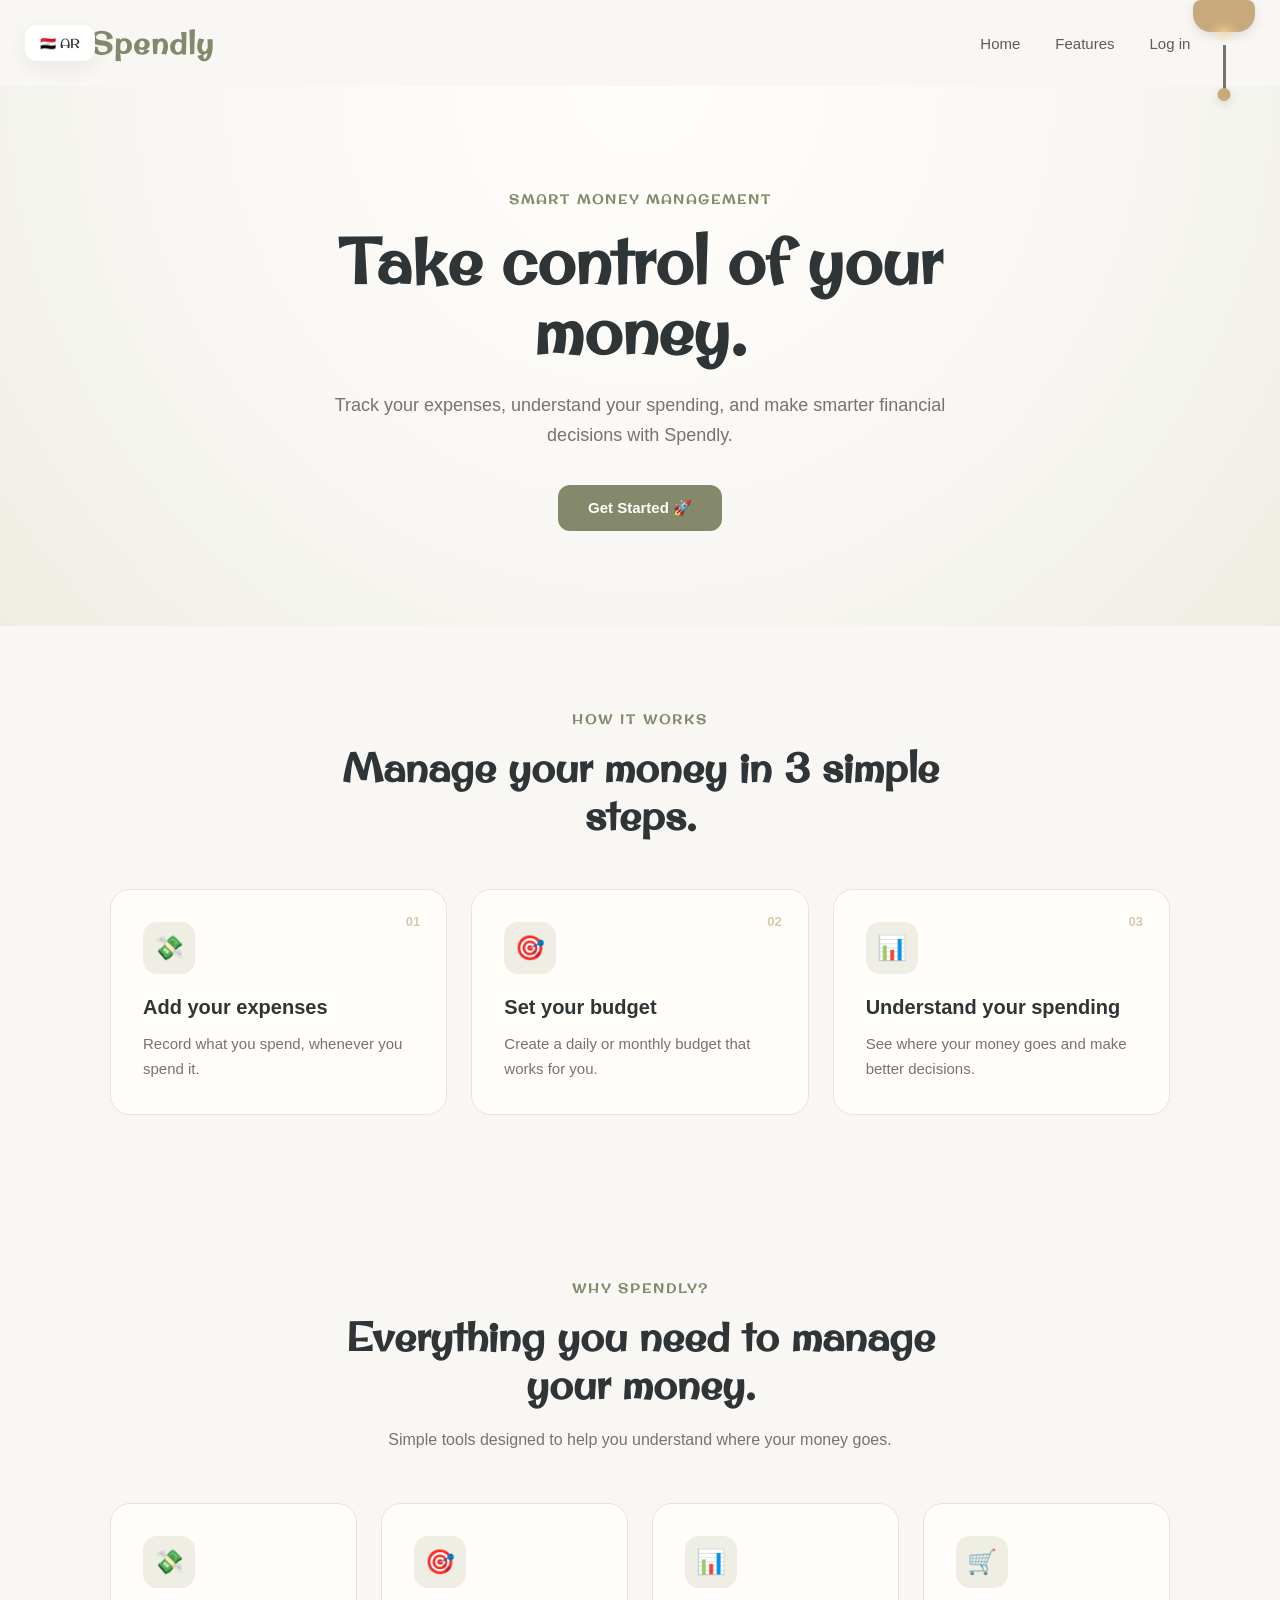
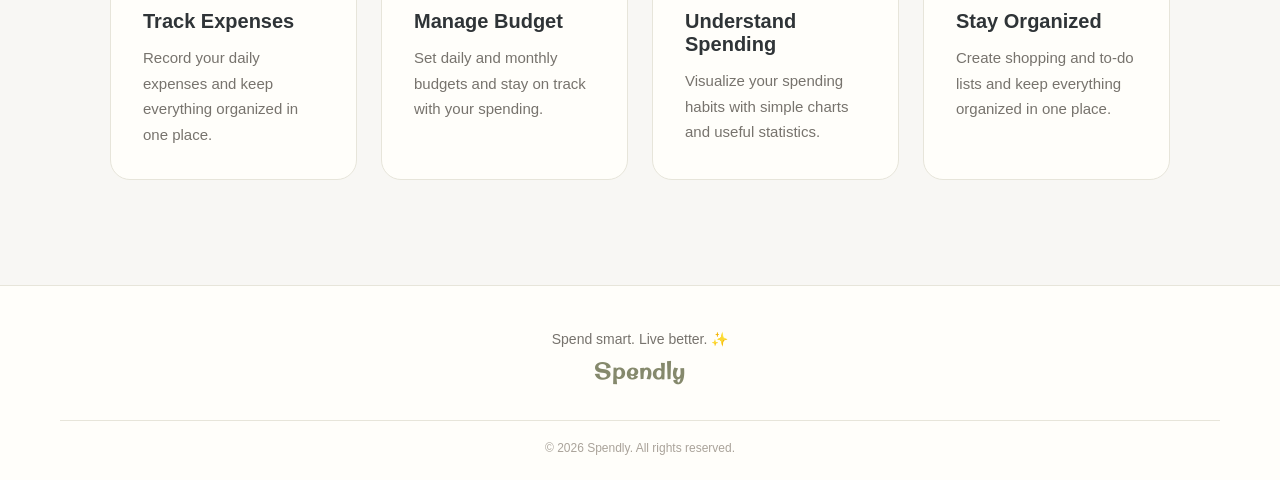
<file: index.html>
<!DOCTYPE html>
<html lang="en">

<head>

    <meta charset="UTF-8">
    <meta name="viewport" content="width=device-width, initial-scale=1.0">

    <title>Spendly</title>

    <link rel="icon" type="image/png" href="./assets/Spendly Wallet Logo.png">

    <link rel="preconnect" href="https://fonts.googleapis.com">
    <link rel="preconnect" href="https://fonts.gstatic.com" crossorigin>

    <link
        href="https://fonts.googleapis.com/css2?family=Original+Surfer&display=swap"
        rel="stylesheet"
    >

    <link rel="stylesheet" href="style.css">

</head>


<body>

    <!-- =========================
         Splash Screen
    ========================== -->

    <div class="splash-screen">

        <img
            src="./assets/Spendly Wallet Logo.png" alt="Spendly Logo">
        >

    </div>


    <!-- =========================
         Theme Lamp
    ========================== -->

    <div class="theme-lamp">

        <div class="lamp">

            <div class="lamp-shade"></div>

            <div class="lamp-light"></div>

        </div>


        <div class="lamp-cord" id="lamp-cord">

            <div class="cord-handle"></div>

        </div>

    </div>


    <!-- =========================
         Header
    ========================== -->

    <header>

        <div class="logo">
            Spendly
        </div>


        <nav>

            <a href="#" data-i18n="home">
                Home
            </a>

            <a href="#features" data-i18n="featuresNav">
                Features
            </a>

            <a href="pages/login.html" data-i18n="login">
                Login
            </a>

        </nav>

    </header>


    <!-- =========================
         Hero
    ========================== -->

    <section class="hero">

        <p
            class="hero-label"
            data-i18n="heroLabel"
        >
            SMART MONEY MANAGEMENT
        </p>


        <h1 data-i18n="heroTitle">
            Take control of your money.
        </h1>


        <p
            class="hero-text"
            data-i18n="heroText"
        >
            Track your expenses, understand your spending,
            and make smarter financial decisions with Spendly.
        </p>


        <button
            onclick="window.location.href='pages/login.html'"
            data-i18n="getStarted"
        >
            Get Started 🚀
        </button>

    </section>


    <!-- =========================
         How It Works
    ========================== -->

    <section class="how-it-works">

        <p
            class="section-label"
            data-i18n="howItWorksLabel"
        >
            HOW IT WORKS
        </p>


        <h2 data-i18n="howItWorksTitle">
            Manage your money in 3 simple steps.
        </h2>


        <div class="steps-container">


            <div class="step-card">

                <span class="step-number">
                    01
                </span>

                <div class="step-icon">
                    💸
                </div>

                <h3 data-i18n="stepOneTitle">
                    Add your expenses
                </h3>

                <p data-i18n="stepOneText">
                    Record what you spend, whenever you spend it.
                </p>

            </div>


            <div class="step-card">

                <span class="step-number">
                    02
                </span>

                <div class="step-icon">
                    🎯
                </div>

                <h3 data-i18n="stepTwoTitle">
                    Set your budget
                </h3>

                <p data-i18n="stepTwoText">
                    Create a daily or monthly budget that works for you.
                </p>

            </div>


            <div class="step-card">

                <span class="step-number">
                    03
                </span>

                <div class="step-icon">
                    📊
                </div>

                <h3 data-i18n="stepThreeTitle">
                    Understand your spending
                </h3>

                <p data-i18n="stepThreeText">
                    See where your money goes and make better decisions.
                </p>

            </div>


        </div>

    </section>


    <!-- =========================
         Features
    ========================== -->

    <section
        class="features"
        id="features"
    >

        <p
            class="features-label"
            data-i18n="whySpendly"
        >
            WHY SPENDLY?
        </p>


        <h2 data-i18n="featuresTitle">
            Everything you need to manage your money.
        </h2>


        <p
            class="features-description"
            data-i18n="featuresDescription"
        >
            Simple tools designed to help you understand
            where your money goes.
        </p>


        <div class="feature-cards">


            <div class="feature-card">

                <div class="feature-icon">
                    💸
                </div>

                <h3 data-i18n="trackExpenses">
                    Track Expenses
                </h3>

                <p data-i18n="trackExpensesText">
                    Record your daily expenses and keep
                    everything organized in one place.
                </p>

            </div>


            <div class="feature-card">

                <div class="feature-icon">
                    🎯
                </div>

                <h3 data-i18n="manageBudget">
                    Manage Budget
                </h3>

                <p data-i18n="manageBudgetText">
                    Set daily and monthly budgets and
                    stay on track with your spending.
                </p>

            </div>


            <div class="feature-card">

                <div class="feature-icon">
                    📊
                </div>

                <h3 data-i18n="understandSpending">
                    Understand Spending
                </h3>

                <p data-i18n="understandSpendingText">
                    Visualize your spending habits with
                    simple charts and useful statistics.
                </p>

            </div>


            <div class="feature-card">

                <div class="feature-icon">
                    🛒
                </div>

                <h3 data-i18n="stayOrganized">
                    Stay Organized
                </h3>

                <p data-i18n="stayOrganizedText">
                    Create shopping and to-do lists and
                    keep everything organized in one place.
                </p>

            </div>


        </div>

    </section>


    <!-- =========================
         Footer
    ========================== -->

    <footer>

        <div class="footer-brand">

            <p
                class="footer-tagline"
                data-i18n="footerTagline"
            >
                Spend smart. Live better. ✨
            </p>


            <div class="logo">
                Spendly
            </div>

        </div>


        <div class="footer-bottom">

            <p data-i18n="footerCopyright">
                © 2026 Spendly. All rights reserved.
            </p>

        </div>

    </footer>


    <!-- =========================
         Scripts
    ========================== -->

    <script src="js/theme.js"></script>

    <script src="js/language.js"></script>

</body>

</html>
</file>
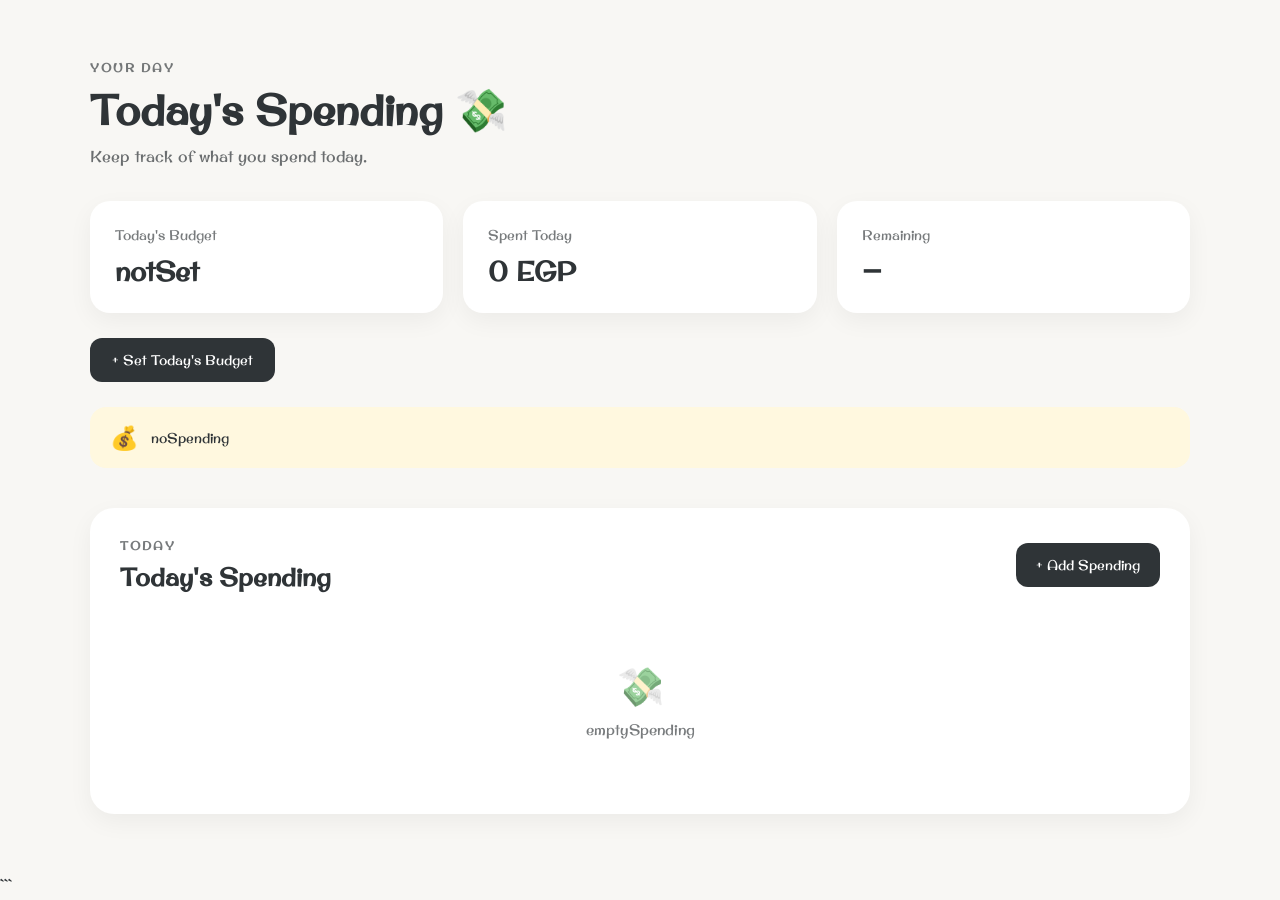
<file: daily.html>
<!DOCTYPE html>
<html lang="en">

<head>

    <meta charset="UTF-8">
    <meta name="viewport" content="width=device-width, initial-scale=1.0">

    <title>Daily | Spendly</title>

    <!-- Google Font -->
    <link rel="preconnect" href="https://fonts.googleapis.com">
    <link rel="preconnect" href="https://fonts.gstatic.com" crossorigin>

    <link
        href="https://fonts.googleapis.com/css2?family=Original+Surfer&display=swap"
        rel="stylesheet"
    >

    <!-- Favicon -->
    <link
        rel="icon"
        type="image/png"
        href="../assets/spendly-logo.png"
    >

    <!-- Daily CSS -->
    <link rel="stylesheet" href="../css/daily.css">

</head>


<body>

    <main class="daily-container">

        <!-- Page Header -->
        <section class="daily-header">

            <div>
                <p class="page-label">YOUR DAY</p>

                <h1>Today's Spending 💸</h1>

                <p class="page-subtitle">
                    Keep track of what you spend today.
                </p>
            </div>

        </section>


        <!-- Budget Summary -->
        <section class="daily-summary">

            <div class="daily-card">
                <p>Today's Budget</p>
                <h2 id="daily-budget">Not set</h2>
            </div>


            <div class="daily-card">
                <p>Spent Today</p>
                <h2 id="spent-today">0 EGP</h2>
            </div>


            <div class="daily-card">
                <p>Remaining</p>
                <h2 id="remaining-budget">—</h2>
            </div>

        </section>


        <!-- Budget Action -->
        <section class="budget-section">

            <button
                type="button"
                class="budget-btn"
                id="set-budget-btn"
            >
                + Set Today's Budget
            </button>

        </section>


        <!-- Daily Message -->
        <section class="daily-message" id="daily-message">

            <span class="message-icon">💰</span>

            <p id="daily-message-text">
                You haven't added any spending yet.
            </p>

        </section>


        <!-- Today's Spending -->
        <section class="today-spending-section">

            <div class="section-header">

                <div>
                    <p class="page-label">TODAY</p>

                    <h2>Today's Spending</h2>
                </div>

                <button
                    type="button"
                    class="add-spending-btn"
                    id="add-spending-btn"
                >
                    + Add Spending
                </button>

            </div>


            <!-- Spending List -->
            <div
                class="spending-list"
                id="spending-list"
            >

                <!-- Spending items will be added here by JavaScript -->

            </div>

        </section>


    </main>


    <!-- Add Spending Modal -->
    <div
        class="spending-modal"
        id="spending-modal"
    >

        <div class="spending-modal-content">

            <div class="modal-header">

                <div>
                    <p class="page-label">NEW SPENDING</p>

                    <h2>Add spending</h2>
                </div>

                <button
                    type="button"
                    class="close-modal"
                    id="close-modal"
                >
                    ×
                </button>

            </div>


            <form id="spending-form">

                <!-- Spending Name -->
                <div class="form-group">

                    <label for="spending-name">
                        What did you spend on?
                    </label>

                    <input
                        type="text"
                        id="spending-name"
                        placeholder="e.g. Lunch"
                        required
                    >

                </div>


                <!-- Amount -->
                <div class="form-group">

                    <label for="spending-amount">
                        Amount
                    </label>

                    <input
                        type="number"
                        id="spending-amount"
                        placeholder="e.g. 250"
                        min="0"
                        step="0.01"
                        required
                    >

                </div>


                <!-- Category -->
                <div class="form-group">

                    <label for="spending-category">
                        Category
                    </label>

                    <select
                        id="spending-category"
                        required
                    >

                        <option value="">
                            Choose a category
                        </option>

                        <option value="Food">
                            🍔 Food
                        </option>

                        <option value="Transportation">
                            🚕 Transportation
                        </option>

                        <option value="Shopping">
                            🛒 Shopping
                        </option>

                        <option value="Bills">
                            💡 Bills
                        </option>

                        <option value="Entertainment">
                            🎬 Entertainment
                        </option>

                        <option value="Health">
                            💊 Health
                        </option>

                        <option value="Other">
                            📦 Other
                        </option>

                    </select>

                </div>


                <!-- Modal Actions -->
                <div class="modal-actions">

                    <button
                        type="button"
                        class="cancel-btn"
                        id="cancel-modal"
                    >
                        Cancel
                    </button>

                    <button
                        type="submit"
                        class="save-spending-btn"
                    >
                        Add Spending
                    </button>

                </div>

            </form>

        </div>

    </div>


    <!-- Budget Modal -->
    <div
        class="budget-modal"
        id="budget-modal"
    >

        <div class="budget-modal-content">

            <div class="modal-header">

                <div>
                    <p class="page-label">DAILY BUDGET</p>

                    <h2>Set today's budget</h2>
                </div>

                <button
                    type="button"
                    class="close-budget-modal"
                    id="close-budget-modal"
                >
                    ×
                </button>

            </div>


            <form id="budget-form">

                <div class="form-group">

                    <label for="budget-amount">
                        How much can you spend today?
                    </label>

                    <input
                        type="number"
                        id="budget-amount"
                        placeholder="e.g. 1000"
                        min="0"
                        step="0.01"
                        required
                    >

                </div>


                <div class="modal-actions">

                    <button
                        type="button"
                        class="cancel-btn"
                        id="cancel-budget-modal"
                    >
                        Cancel
                    </button>

                    <button
                        type="submit"
                        class="save-budget-btn"
                    >
                        Set Budget
                    </button>

                </div>

            </form>

        </div>

    </div>


    <!-- Daily JavaScript -->
    <script src="../js/daily.js"></script>

</body>

</html>
```
</file>
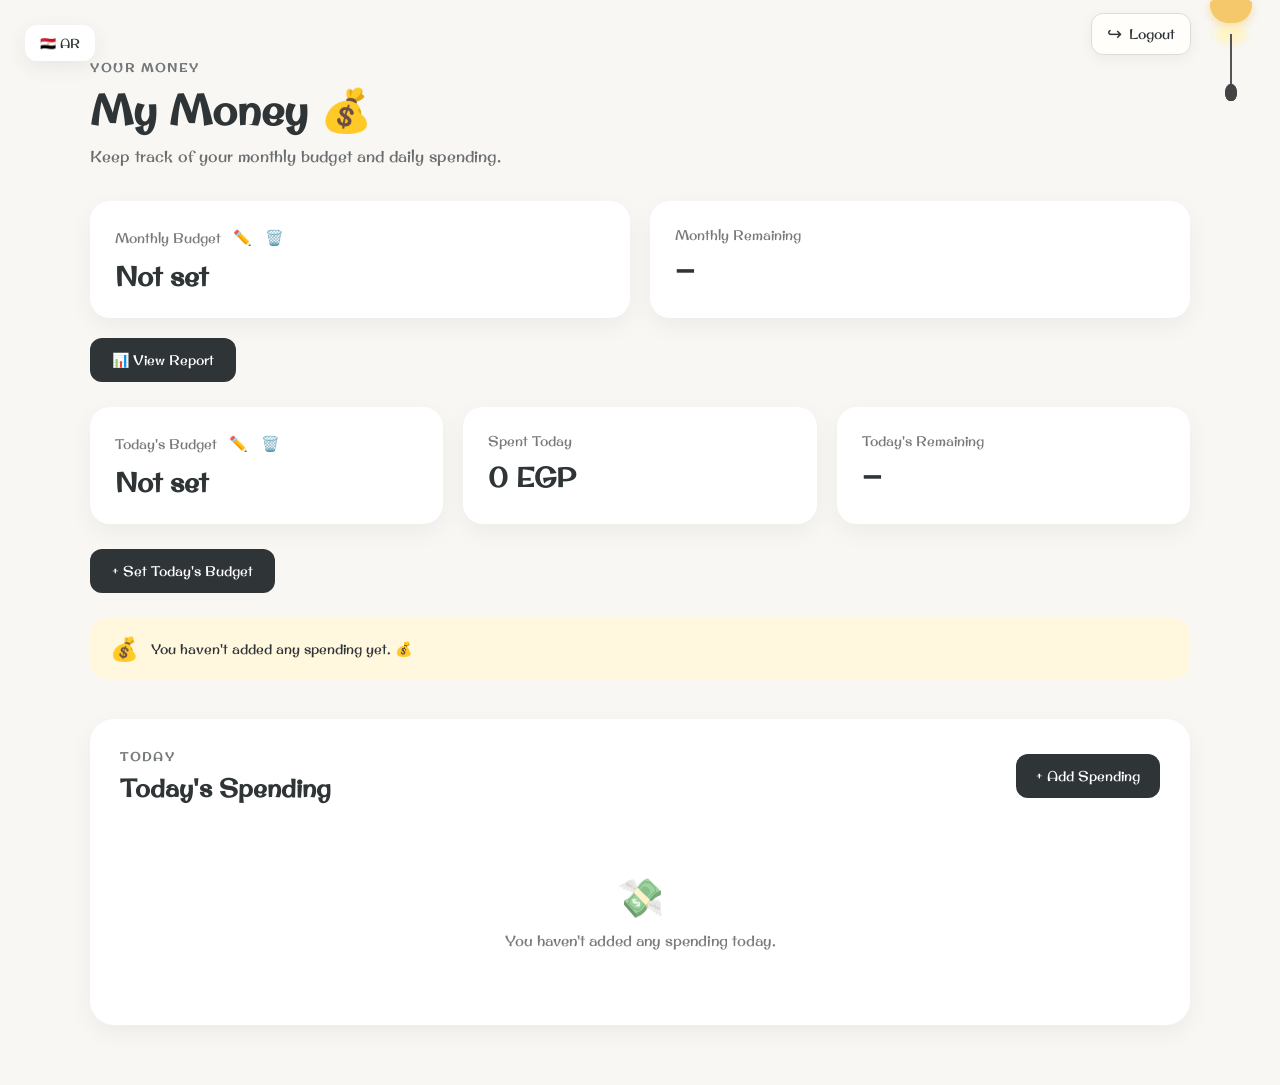
<file: pages/daily.html>
<!DOCTYPE html>
<html lang="en">
<head>
    <meta charset="UTF-8">
    <meta name="viewport" content="width=device-width, initial-scale=1.0">
    <title>My Money | Spendly</title>

    <link rel="preconnect" href="https://fonts.googleapis.com">
    <link rel="preconnect" href="https://fonts.gstatic.com" crossorigin>
    <link href="https://fonts.googleapis.com/css2?family=Original+Surfer&display=swap" rel="stylesheet">

    <link rel="icon" type="image/png" href="../assets/Spendly%20Wallet%20Logo.png">
    <link rel="stylesheet" href="../css/theme.css">
    <link rel="stylesheet" href="../css/daily.css">
</head>
<body>

    <main class="daily-container">

        <!-- Page Header -->
        <section class="daily-header">
            <div>
                <p class="page-label" data-i18n="yourMoney">YOUR MONEY</p>
                <h1 data-i18n="myMoney">My Money 💰</h1>
                <p class="page-subtitle" data-i18n="moneySubtitle">
                    Keep track of your monthly budget and daily spending.
                </p>
            </div>
        </section>

        <!-- Monthly Summary -->
        <section class="daily-summary monthly-summary">

            <div class="daily-card">
                <div class="budget-title-row">
                    <p data-i18n="monthlyBudget">Monthly Budget</p>

                    <div class="budget-icon-actions">
                        <button type="button" class="icon-btn"
                            id="edit-monthly-budget-btn"
                            data-i18n-aria="editMonthlyBudget"
                            data-i18n-title="editMonthlyBudget">✏️</button>

                        <button type="button" class="icon-btn delete-budget-icon"
                            id="delete-monthly-budget-btn"
                            data-i18n-aria="deleteMonthlyBudget"
                            data-i18n-title="deleteMonthlyBudget">🗑️</button>
                    </div>
                </div>

                <h2 id="monthly-budget" data-i18n="noMonthlyBudget">Not set</h2>
            </div>

            <div class="daily-card">
                <p data-i18n="monthlyRemaining">Monthly Remaining</p>
                <h2 id="monthly-remaining">—</h2>
            </div>

        </section>

        <!-- Report Link -->
        <section class="budget-section monthly-actions">
            <a href="report.html" class="budget-btn report-btn"
                data-i18n="viewReport">📊 View Report</a>
        </section>

        <!-- Today's Summary -->
        <section class="daily-summary">

            <div class="daily-card">
                <div class="budget-title-row">
                    <p data-i18n="budget">Today's Budget</p>

                    <div class="budget-icon-actions">
                        <button type="button" class="icon-btn"
                            id="edit-daily-budget-btn"
                            data-i18n-aria="editDailyBudget"
                            data-i18n-title="editDailyBudget">✏️</button>

                        <button type="button" class="icon-btn delete-budget-icon"
                            id="delete-daily-budget-btn"
                            data-i18n-aria="deleteDailyBudget"
                            data-i18n-title="deleteDailyBudget">🗑️</button>
                    </div>
                </div>

                <h2 id="daily-budget" data-i18n="notSet">Not set</h2>
            </div>

            <div class="daily-card">
                <p data-i18n="spent">Spent Today</p>
                <h2 id="spent-today">0 EGP</h2>
            </div>

            <div class="daily-card">
                <p data-i18n="remaining">Today's Remaining</p>
                <h2 id="remaining-budget">—</h2>
            </div>

        </section>

        <!-- Daily Budget Action -->
        <section class="budget-section">
            <button type="button" class="budget-btn" id="set-budget-btn"
                data-i18n="setBudget">+ Set Today's Budget</button>
        </section>

        <!-- Daily Message -->
        <section class="daily-message" id="daily-message">
            <span class="message-icon">💰</span>
            <p id="daily-message-text" data-i18n="noSpending">
                You haven't added any spending yet. 💰
            </p>
        </section>

        <!-- Today's Spending -->
        <section class="today-spending-section">

            <div class="section-header">
                <div>
                    <p class="page-label" data-i18n="today">TODAY</p>
                    <h2 data-i18n="todaySpending">Today's Spending</h2>
                </div>

                <button type="button" class="add-spending-btn"
                    id="add-spending-btn" data-i18n="addSpending">
                    + Add Spending
                </button>
            </div>

            <div class="spending-list" id="spending-list"></div>

        </section>

    </main>


    <!-- Monthly Budget Modal -->
    <div class="budget-modal" id="monthly-budget-modal">
        <div class="budget-modal-content">

            <div class="modal-header">
                <div>
                    <p class="page-label" data-i18n="monthlyBudget">
                        MONTHLY BUDGET
                    </p>

                    <h2 data-i18n="setMonthlyBudget">
                        Set Your Monthly Budget
                    </h2>
                </div>

                <button type="button" class="close-budget-modal"
                    id="close-monthly-budget-modal"
                    aria-label="Close">×</button>
            </div>

            <form id="monthly-budget-form">

                <div class="form-group">
                    <label for="monthly-budget-amount"
                        data-i18n="monthlyBudgetQuestion">
                        How much money do you have for this month?
                    </label>

                    <input type="number"
                        id="monthly-budget-amount"
                        data-i18n-placeholder="monthlyBudgetPlaceholder"
                        placeholder="e.g. 23000"
                        min="0.01" step="0.01" required>
                </div>

                <div class="modal-actions">
                    <button type="button" class="cancel-btn"
                        id="cancel-monthly-budget-modal"
                        data-i18n="cancel">Cancel</button>

                    <button type="submit" class="save-budget-btn"
                        data-i18n="saveMonthlyBudget">
                        Save Monthly Budget
                    </button>
                </div>

            </form>
        </div>
    </div>


    <!-- Add / Edit Spending Modal -->
    <div class="spending-modal" id="spending-modal">
        <div class="spending-modal-content">

            <div class="modal-header">
                <div>
                    <p class="page-label" data-i18n="newSpending">NEW SPENDING</p>
                    <h2 data-i18n="addSpendingTitle">Add spending</h2>
                </div>

                <button type="button" class="close-modal"
                    id="close-modal" aria-label="Close">×</button>
            </div>

            <form id="spending-form">

                <div class="form-group">
                    <label for="spending-name" data-i18n="spendingQuestion">
                        What did you spend on?
                    </label>

                    <input type="text" id="spending-name"
                        placeholder="e.g. Lunch" required>
                </div>

                <div class="form-group">
                    <label for="spending-amount" data-i18n="amount">
                        Amount
                    </label>

                    <input type="number" id="spending-amount"
                        placeholder="e.g. 250"
                        min="0.01" step="0.01" required>
                </div>

                <div class="form-group">
                    <label for="spending-category" data-i18n="category">
                        Category
                    </label>

                    <select id="spending-category" required>
                        <option value="" data-i18n="chooseCategory">
                            Choose a category
                        </option>
                        <option value="Food">🍔 Food</option>
                        <option value="Transportation">🚕 Transportation</option>
                        <option value="Shopping">🛒 Shopping</option>
                        <option value="Bills">💡 Bills</option>
                        <option value="Entertainment">🎬 Entertainment</option>
                        <option value="Health">💊 Health</option>
                        <option value="Other">📦 Other</option>
                    </select>
                </div>

                <div class="modal-actions">
                    <button type="button" class="cancel-btn"
                        id="cancel-modal" data-i18n="cancel">
                        Cancel
                    </button>

                    <button type="submit" class="save-spending-btn"
                        data-i18n="saveSpending">
                        Add Spending
                    </button>
                </div>

            </form>
        </div>
    </div>


    <!-- Today's Budget Modal -->
    <div class="budget-modal" id="budget-modal">
        <div class="budget-modal-content">

            <div class="modal-header">
                <div>
                    <p class="page-label" data-i18n="dailyBudget">
                        DAILY BUDGET
                    </p>

                    <h2 data-i18n="setTodaysBudget">
                        Set today's budget
                    </h2>
                </div>

                <button type="button" class="close-budget-modal"
                    id="close-budget-modal"
                    aria-label="Close">×</button>
            </div>

            <form id="budget-form">

                <div class="form-group">
                    <label for="budget-amount" data-i18n="budgetQuestion">
                        How much can you spend today?
                    </label>

                    <input type="number" id="budget-amount"
                        placeholder="e.g. 1000"
                        min="0.01" step="0.01" required>
                </div>

                <div class="modal-actions">
                    <button type="button" class="cancel-btn"
                        id="cancel-budget-modal" data-i18n="cancel">
                        Cancel
                    </button>

                    <button type="submit" class="save-budget-btn"
                        data-i18n="setBudgetButton">
                        Set Budget
                    </button>
                </div>

            </form>
        </div>
    </div>


    <!-- Delete Spending Confirmation -->
    <div class="delete-modal" id="delete-modal">
        <div class="delete-modal-content">

            <div class="delete-icon">🗑️</div>

            <div class="delete-text">
                <h2 data-i18n="deleteTitle">Delete spending?</h2>
                <p data-i18n="deleteMessage">
                    Are you sure you want to delete this spending?
                    This action can't be undone.
                </p>
            </div>

            <div class="delete-actions">
                <button type="button" class="delete-cancel-btn"
                    id="delete-cancel-btn" data-i18n="deleteCancel">
                    Cancel
                </button>

                <button type="button" class="delete-confirm-btn"
                    id="delete-confirm-btn" data-i18n="deleteConfirm">
                    Yes, Delete
                </button>
            </div>

        </div>
    </div>


    <!-- Delete Budget Confirmation -->
    <div class="delete-modal" id="budget-delete-modal">
        <div class="delete-modal-content">

            <div class="delete-icon">🗑️</div>

            <div class="delete-text">
                <h2 data-i18n="deleteBudgetTitle">Delete budget?</h2>
                <p id="budget-delete-message"
                    data-i18n="deleteMonthlyBudgetMessage">
                    Are you sure you want to remove this budget?
                    Your spending records will stay saved.
                </p>
            </div>

            <div class="delete-actions">
                <button type="button" class="delete-cancel-btn"
                    id="budget-delete-cancel-btn"
                    data-i18n="budgetDeleteCancel">Cancel</button>

                <button type="button" class="delete-confirm-btn"
                    id="budget-delete-confirm-btn"
                    data-i18n="budgetDeleteConfirm">Yes, Delete</button>
            </div>

        </div>
    </div>


    <!-- Success Toast -->
    <div id="success-toast" class="success-toast">
        <span>✓</span>
        <p data-i18n="spendingAdded">Spending added successfully!</p>
    </div>


    <!-- Theme Lamp -->
    <div class="theme-lamp">
        <div class="lamp">
            <div class="lamp-shade"></div>
            <div class="lamp-light"></div>
        </div>

        <div class="lamp-cord" id="lamp-cord">
            <span class="cord-handle"></span>
        </div>
    </div>


    
    <!-- Top Right Actions -->
    <div class="top-right-actions">
        <button type="button" id="logout-btn" class="logout-btn">
            <span aria-hidden="true">↪</span>
            <span data-i18n="logout">Logout</span>
        </button>

        <!-- Theme Lamp -->
        <div class="theme-lamp">
            <div class="lamp">
                <div class="lamp-shade"></div>
                <div class="lamp-light"></div>
            </div>

            <div class="lamp-cord" id="lamp-cord">
                <span class="cord-handle"></span>
            </div>
        </div>
    </div>



    <script src="../js/theme.js"></script>
    <script src="../js/language.js"></script>
    <script src="../js/daily.js"></script>

</body>
</html>
</file>
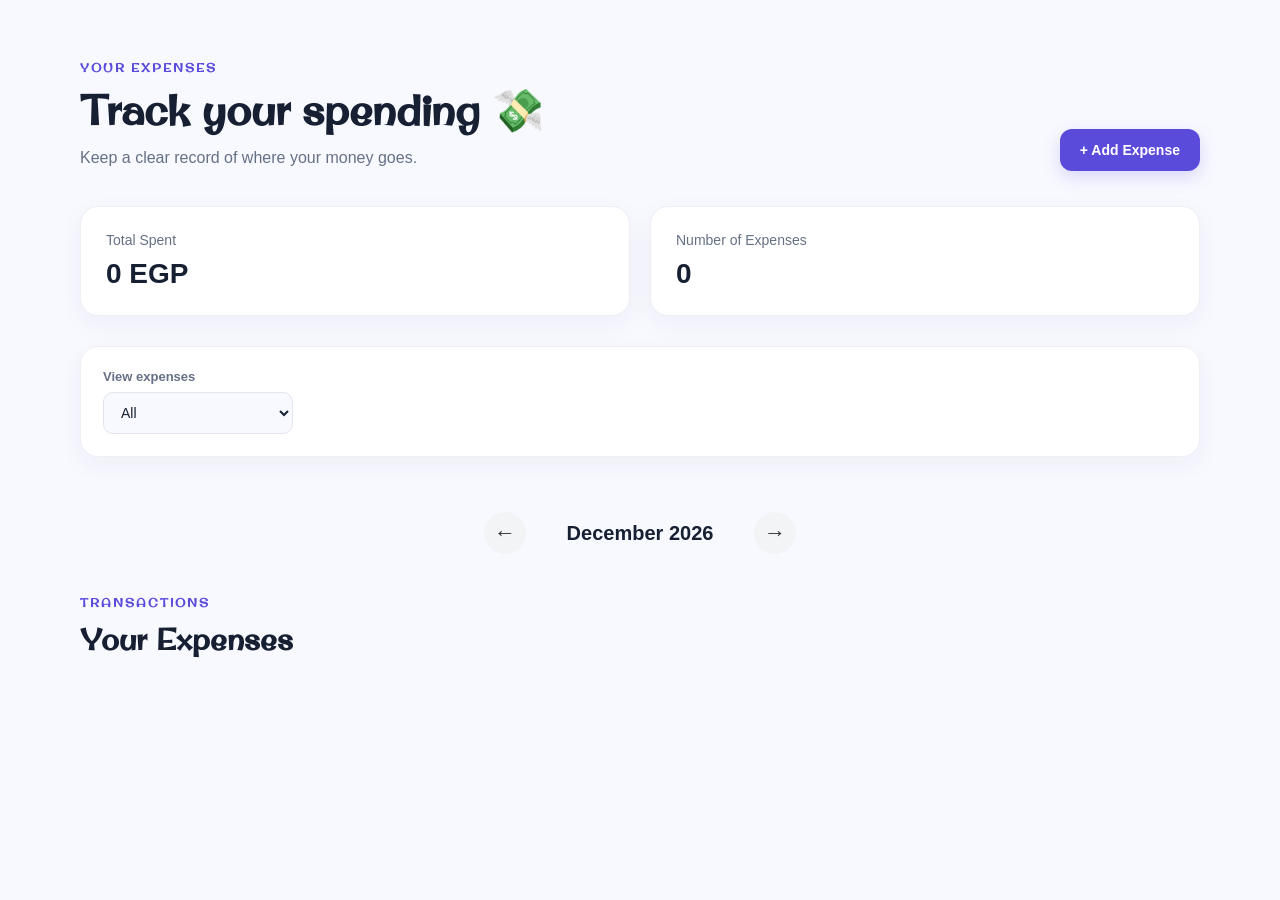
<file: pages/expenses.html>
<!DOCTYPE html>
<html lang="en">

<head>
    <meta charset="UTF-8">
    <meta name="viewport" content="width=device-width, initial-scale=1.0">

    <title>Expenses | Spendly</title>

   <!-- Google Font -->
<link rel="preconnect" href="https://fonts.googleapis.com">
<link rel="preconnect" href="https://fonts.gstatic.com" crossorigin>

<link
    href="https://fonts.googleapis.com/css2?family=Original+Surfer&display=swap"
    rel="stylesheet"
>

<!-- Favicon -->
<link
    rel="icon"
    type="image/png"
    href="../assets/spendly-logo.png"
>

    <!-- Expenses CSS -->
    <link rel="stylesheet" href="../css/expenses.css">

</head>


<body>

    <main class="expenses-container">

        <!-- Page Header -->
        <section class="expenses-header">

            <div>
                <p class="page-label">YOUR EXPENSES</p>

                <h1>Track your spending 💸</h1>

                <p class="page-subtitle">
                    Keep a clear record of where your money goes.
                </p>
            </div>

            <button class="add-expense-btn">
                + Add Expense
            </button>

        </section>


        <!-- Summary -->
        <section class="expense-summary">

            <div class="summary-card">
                <p>Total Spent</p>
               <h2 id="total-spent">0 EGP</h2>
            </div>

            <div class="summary-card">
                <p>Number of Expenses</p>
                <h2 id="expense-count">0</h2>
            </div>

        </section>


        <!-- Filters -->
       <section class="expense-filters">

    <div class="filter-group">

        <label for="expense-period">
            View expenses
        </label>

        <select id="expense-period">

            <option value="all">All</option>
            <option value="today">Today</option>
            <option value="week">This Week</option>
            <option value="month">This Month</option>

        </select>

    </div>

</section>



        <!-- Month Selector -->
        <div class="month-selector">

            <button type="button" id="previous-month">
                ←
            </button>

            <h3 id="current-month">
                September 2026
            </h3>

            <button type="button" id="next-month">
                →
            </button>

        </div>










        <!-- Expenses List -->
        <section class="expenses-list-section">

            <div class="section-header">

                <div>
                    <p class="page-label">TRANSACTIONS</p>

                    <h2>Your Expenses</h2>
                </div>

            </div>


           <div class="expenses-list" id="expenses-list">

                <!-- Expense 1 -->
                <div class="expense-card">

                    <div class="expense-info">

                        <span class="expense-icon">🍔</span>

                        <div>
                            <h3>Lunch</h3>

                            <p>
                                Food · Sep 29, 2026 · 02:30 PM
                            </p>
                        </div>

                    </div>

                    <div class="expense-right">

                        <strong>250 EGP</strong>

                        <div class="expense-actions">

                            <button title="Edit">
                                ✏️
                            </button>

                            <button title="Delete">
                                🗑️
                            </button>

                        </div>

                    </div>

                </div>


                <!-- Expense 2 -->
                <div class="expense-card">

                    <div class="expense-info">

                        <span class="expense-icon">🚕</span>

                        <div>
                            <h3>Uber</h3>

                            <p>
                                Transportation · Sep 28, 2026 · 08:15 PM
                            </p>
                        </div>

                    </div>

                    <div class="expense-right">

                        <strong>120 EGP</strong>

                        <div class="expense-actions">

                            <button title="Edit">
                                ✏️
                            </button>

                            <button title="Delete">
                                🗑️
                            </button>

                        </div>

                    </div>

                </div>


                <!-- Expense 3 -->
                <div class="expense-card">

                    <div class="expense-info">

                        <span class="expense-icon">🛒</span>

                        <div>
                            <h3>Supermarket</h3>

                            <p>
                                Shopping · Sep 28, 2026 · 05:20 PM
                            </p>
                        </div>

                    </div>

                    <div class="expense-right">

                        <strong>650 EGP</strong>

                        <div class="expense-actions">

                            <button title="Edit">
                                ✏️
                            </button>

                            <button title="Delete">
                                🗑️
                            </button>

                        </div>

                    </div>

                </div>

            </div>

        </section>


        <!-- Add Expense Modal -->
<div class="expense-modal" id="expense-modal">

    <div class="expense-modal-content">

        <div class="modal-header">
            <div>
                <p class="page-label">NEW EXPENSE</p>
                <h2>Add an expense</h2>
            </div>

            <button class="close-modal" id="close-modal">×</button>
        </div>


        <form id="expense-form">

            <div class="form-group">
                <label for="expense-name">Expense Name</label>
                <input
                    type="text"
                    id="expense-name"
                    placeholder="e.g. Lunch"
                    required
                >
            </div>


            <div class="form-group">
                <label for="expense-amount">Amount</label>
                <input
                    type="text"
                    id="expense-amount"
                    placeholder="e.g. 250"
                    min="decimal"
                    required
                >
            </div>


            <div class="form-group">

    <label for="expense-category">Category</label>

    <select id="expense-category" required>

        <option value="">Choose a category</option>

        <option value="Food">🍔 Food</option>
        <option value="Transportation">🚕 Transportation</option>
        <option value="Shopping">🛒 Shopping</option>
        <option value="Bills">💡 Bills</option>
        <option value="Entertainment">🎬 Entertainment</option>
        <option value="Health">💊 Health</option>
        <option value="Other">📦 Other</option>

        <option value="custom">＋ Add Category</option>

    </select>

    <input
        type="text"
        id="custom-category"
        placeholder="Enter your category"
        style="display: none;"
    >

</div>


            <div class="form-row">

                <div class="form-group">
                    <label for="expense-date-input">Date</label>
                    <input
                        type="date"
                        id="expense-date-input"
                        required
                    >
                </div>

                <div class="form-group">
                    <label for="expense-time-input">Time</label>
                    <input
                        type="time"
                        id="expense-time-input"
                        required
                    >
                </div>

            </div>


            <div class="form-group">
                <label for="expense-note">Note <span>(optional)</span></label>

                <textarea
                    id="expense-note"
                    placeholder="Add a note about this expense..."
                    rows="3"
                ></textarea>
            </div>


            <div class="modal-actions">

                <button
                    type="button"
                    class="cancel-btn"
                    id="cancel-modal"
                >
                    Cancel
                </button>

                <button
                    type="submit"
                    class="save-expense-btn"
                >
                    Add Expense
                </button>

            </div>

        </form>

    </div>

</div>

  </main>


    </main>


    <!-- Success Message -->

    <div class="success-message" id="success-message">

        <span>✓</span>

        <p>Expense added successfully!</p>

    </div>


    <!-- Delete Confirmation Modal -->

    <div class="delete-modal" id="delete-modal">

        <div class="delete-modal-content">

            <div class="delete-icon">
                🗑️
            </div>

            <h2>Delete this expense?</h2>

            <p>
                This expense will be removed from your list.
            </p>

            <div class="delete-actions">

                <button
                    type="button"
                    class="delete-cancel"
                    id="delete-cancel"
                >
                    Cancel
                </button>

                <button
                    type="button"
                    class="delete-confirm"
                    id="delete-confirm"
                >
                    Delete
                </button>

            </div>

        </div>

    </div>


    <script src="../js/expenses.js"></script>

</body>

</html>
</file>
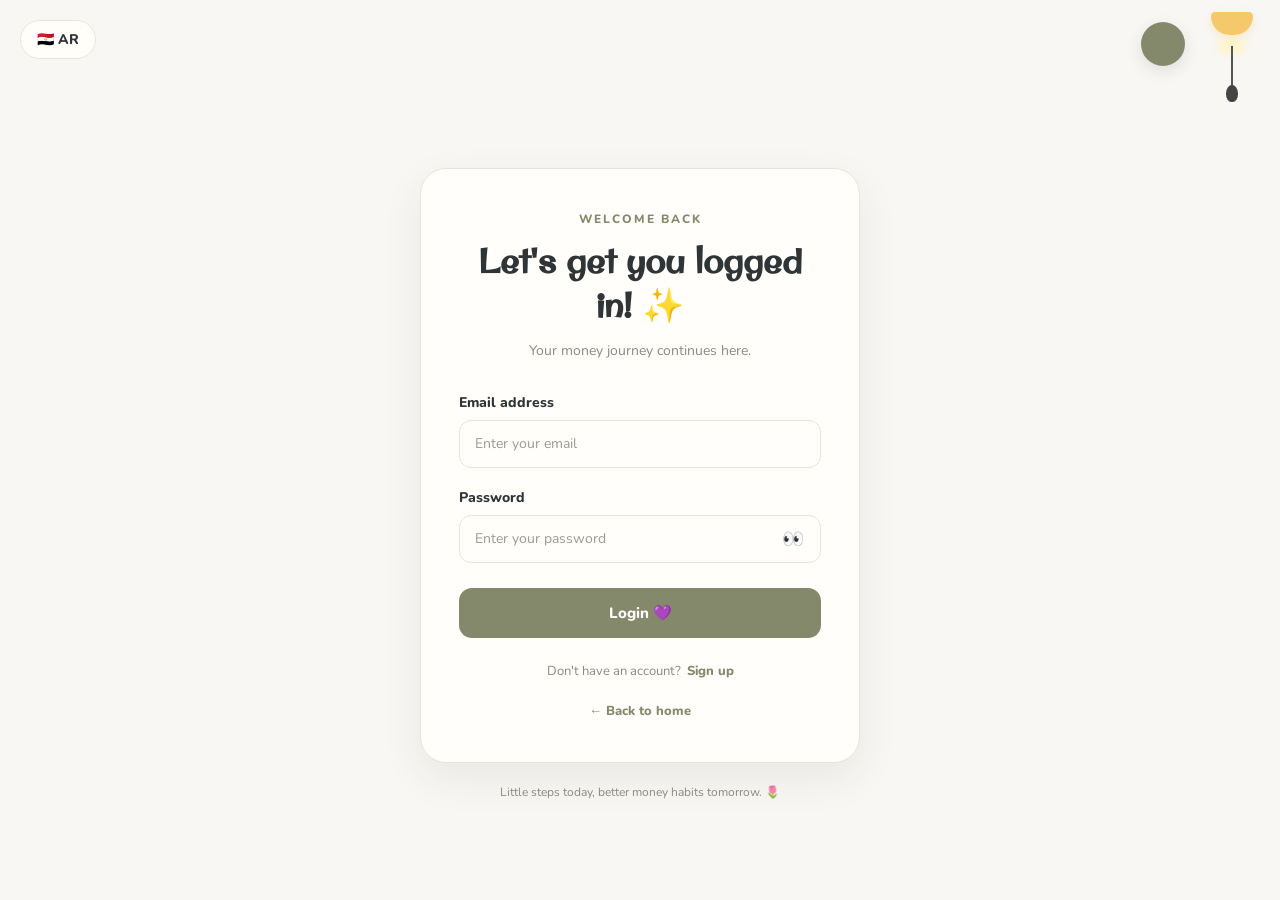
<file: pages/login.html>
<!DOCTYPE html>
<html lang="en" dir="ltr">
<head>
    <meta charset="UTF-8">
    <meta name="viewport" content="width=device-width, initial-scale=1.0">

    <title>Login | Spendly</title>
    <link rel="icon" href="../assets/spendly-logo.png">

    <link rel="preconnect" href="https://fonts.googleapis.com">
    <link rel="preconnect" href="https://fonts.gstatic.com" crossorigin>
    <link href="https://fonts.googleapis.com/css2?family=Original+Surfer&family=Cairo:wght@400;500;600;700;800&family=Nunito:wght@400;500;600;700;800&display=swap" rel="stylesheet">

    <link rel="stylesheet" href="../css/login.css">
    <link rel="stylesheet" href="../css/theme.css">

    <script src="../js/theme.js" defer></script>
    <script src="../js/language.js" defer></script>
    <script src="../js/login.js" defer></script>
</head>

<body class="login-page">

    <header class="top-controls" aria-label="Page controls">
        <button
            type="button"
            id="language-toggle"
            class="language-button"
        >
            عربي
        </button>

        <div class="theme-lamp" id="theme-lamp">
            <div class="lamp">
                <div class="lamp-shade"></div>
                <div class="lamp-light"></div>
            </div>

            <button
                type="button"
                class="lamp-cord"
                id="lamp-cord"
                aria-label="Switch theme"
                title="Pull to switch theme"
            >
                <span class="cord-handle"></span>
            </button>
        </div>
    </header>

    <!-- Always-visible avatar: shows the first email character -->
    <div
        class="profile-avatar login-avatar"
        id="login-avatar"
        aria-label="User avatar"
    ></div>

    <main class="login-container">
        <section class="login-card">

            <p class="eyebrow" data-i18n="loginEyebrow">
                WELCOME BACK
            </p>

            <h1 data-i18n="loginTitle">
                Let's log you in! ✨
            </h1>

            <p class="login-subtitle" data-i18n="loginSubtitle">
                Your money journey continues here.
            </p>

            <form id="login-form" novalidate>
                <div class="form-group">
                    <label for="email" data-i18n="loginEmailLabel">
                        Email address
                    </label>

                    <input
                        type="email"
                        id="email"
                        name="email"
                        placeholder="Enter your email"
                        data-i18n-placeholder="loginEmailPlaceholder"
                        autocomplete="email"
                        required
                    >
                </div>

                <div class="form-group">
                    <label for="password" data-i18n="loginPasswordLabel">
                        Password
                    </label>

                    <div class="password-wrapper">
                        <input
                            type="password"
                            id="password"
                            name="password"
                            placeholder="Enter your password"
                            data-i18n-placeholder="loginPasswordPlaceholder"
                            autocomplete="current-password"
                            required
                        >

                        <button
                            type="button"
                            id="toggle-password"
                            class="password-toggle"
                            data-i18n-aria="showPassword"
                            aria-label="Show password"
                        >👀</button>
                    </div>
                </div>

                <div
                    id="login-message"
                    class="login-message"
                    role="alert"
                    aria-live="polite"
                    hidden
                ></div>

                <button
                    type="submit"
                    id="login-button"
                    class="login-submit"
                    data-i18n="loginButton"
                >
                    Login 
                </button>
            </form>

            <p class="signup-prompt">
                <span data-i18n="loginNoAccount">
                    Don't have an account?
                </span>

                <a href="signup.html" data-i18n="loginSignupLink">
                    Sign up
                </a>
            </p>

            <a
                href="../index.html"
                class="back-home"
                data-i18n="loginBackHome"
            >← Back to home</a>
        </section>

        <p class="footer-note" data-i18n="loginFooter">
            Little steps today, better money habits tomorrow. 🌷
        </p>
    </main>

</body>
</html>
</file>
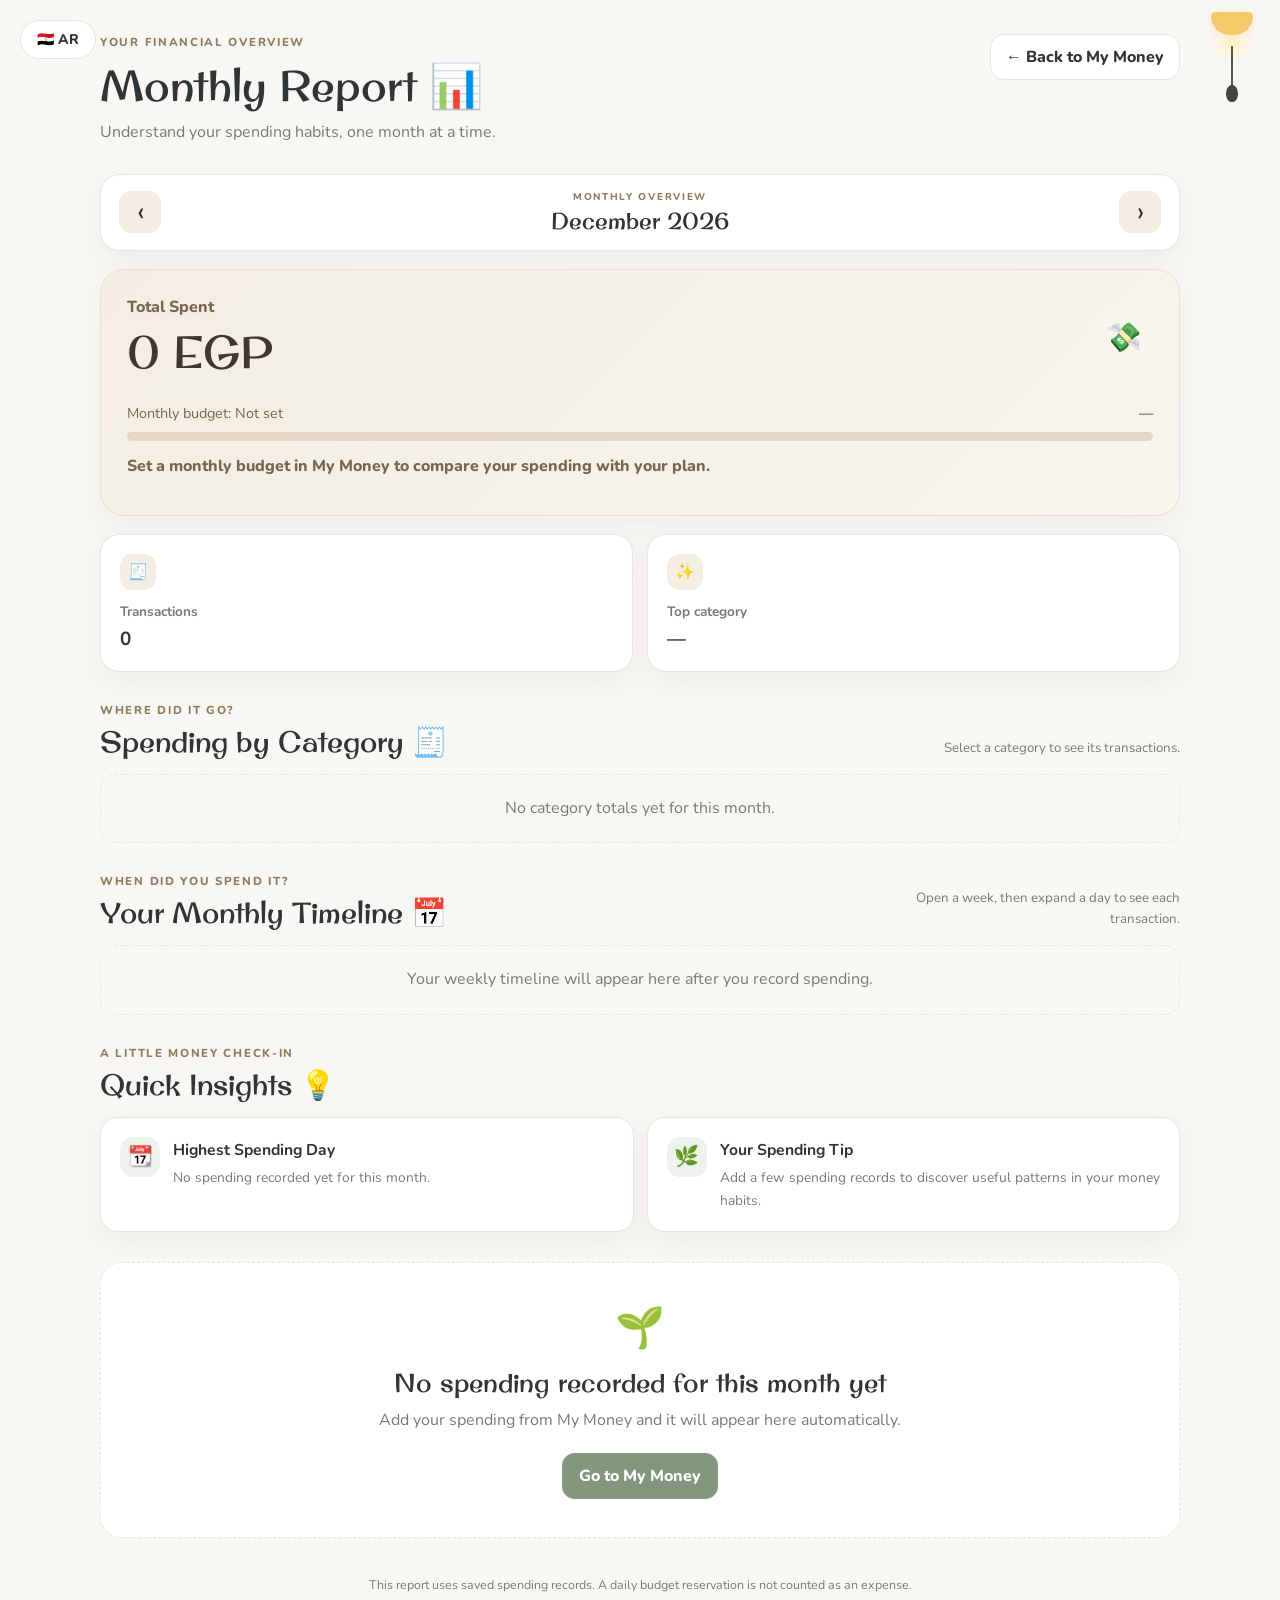
<file: pages/report.html>
<!DOCTYPE html>
<html lang="en" dir="ltr">
<head>
    <meta charset="UTF-8">
    <meta name="viewport" content="width=device-width, initial-scale=1.0">
    <meta name="color-scheme" content="light dark">

    <title>Monthly Report | Spendly</title>
     <link rel="icon" href="../assets/Spendly Wallet Logo.png">

    <link rel="preconnect" href="https://fonts.googleapis.com">
    <link rel="preconnect" href="https://fonts.gstatic.com" crossorigin>
    <link href="https://fonts.googleapis.com/css2?family=Original+Surfer&family=Nunito:wght@400;500;600;700;800&display=swap" rel="stylesheet">

    <link rel="stylesheet" href="../css/theme.css">
    <link rel="stylesheet" href="../css/report.css">
</head>

<body class="report-page">

    <!-- Theme Lamp -->
    <div class="theme-lamp" id="theme-lamp">
        <div class="lamp">
            <div class="lamp-shade"></div>
            <div class="lamp-light"></div>
        </div>

        <button
            type="button"
            class="lamp-cord"
            id="lamp-cord"
            aria-label="Toggle light and dark mode"
            title="Toggle theme"
        >
            <span class="cord-handle"></span>
        </button>
    </div>

    <!-- Language Switch -->
    <button
        type="button"
        class="language-button"
        id="language-toggle"
        aria-label="Change language"
    >
        🇪🇬 AR
    </button>

    <main class="report-container">

        <!-- Report Header -->
        <header class="report-header">
            <div>
                <p class="eyebrow" data-i18n="reportEyebrow">
                    YOUR FINANCIAL OVERVIEW
                </p>

                <h1 data-i18n="reportTitle">
                    Monthly Report 📊
                </h1>

                <p class="subtitle" data-i18n="reportSubtitle">
                    Understand your spending habits, one month at a time.
                </p>
            </div>

            <a class="back-link" href="daily.html" data-i18n="backToMoney">
                ← Back to My Money
            </a>
        </header>

        <!-- Month Navigation -->
        <section class="month-toolbar">
            <button
                type="button"
                id="previous-month"
                class="month-arrow"
                aria-label="Previous month"
                data-i18n-aria="previousMonth"
                data-i18n-title="previousMonth"
            >‹</button>

            <div class="month-label-wrap">
                <p class="eyebrow" data-i18n="monthlyOverview">
                    MONTHLY OVERVIEW
                </p>

                <h2 id="current-month">Loading month...</h2>
            </div>

            <button
                type="button"
                id="next-month"
                class="month-arrow"
                aria-label="Next month"
                data-i18n-aria="nextMonth"
                data-i18n-title="nextMonth"
            >›</button>
        </section>

        <!-- Spending Summary -->
        <section class="summary-card">
            <div class="summary-top">
                <div>
                    <p class="summary-label" data-i18n="totalSpent">
                        Total Spent
                    </p>

                    <h2 id="total-spent">0 EGP</h2>
                </div>

                <div class="summary-icon">💸</div>
            </div>

            <div class="budget-row">
                <span id="budget-label">Monthly budget: Not set</span>
                <strong id="budget-percent">—</strong>
            </div>

            <div class="progress-track">
                <div id="budget-progress" class="progress-fill"></div>
            </div>

            <p id="budget-status" class="budget-status neutral"></p>
        </section>

        <!-- Statistics -->
        <section class="stat-grid">

            <!-- Transactions -->
            <article class="stat-card">
                <span class="stat-icon">🧾</span>

                <p data-i18n="transactions">
                    Transactions
                </p>

                <h3 id="transaction-count">0</h3>
            </article>

            <!-- Top Category -->
            <article class="stat-card">
                <span class="stat-icon">✨</span>

                <p data-i18n="topCategory">
                    Top category
                </p>

                <h3 id="top-category">—</h3>
            </article>

        </section>

        <!-- Category Breakdown -->
        <section class="report-section">
            <div class="section-heading">
                <div>
                    <p class="eyebrow" data-i18n="whereSpent">
                        WHERE DID IT GO?
                    </p>

                    <h2 data-i18n="categoryTitle">
                        Spending by Category 🧾
                    </h2>
                </div>

                <p class="section-note" data-i18n="categoryNote">
                    Select a category to see its transactions.
                </p>
            </div>

            <div
                id="category-breakdown"
                class="category-breakdown"
            ></div>

            <div
                id="category-details"
                class="category-details"
                hidden
            ></div>
        </section>

        <!-- Monthly Timeline / Weekly Breakdown -->
        <section class="report-section">
            <div class="section-heading">
                <div>
                    <p class="eyebrow" data-i18n="whenSpent">
                        WHEN DID YOU SPEND IT?
                    </p>

                    <h2 data-i18n="timelineTitle">
                        Your Monthly Timeline 📅
                    </h2>
                </div>

                <p class="section-note" data-i18n="timelineNote">
                    Open a week, then expand a day to see each transaction.
                </p>
            </div>

            <div
                id="weekly-breakdown"
                class="weekly-breakdown"
            ></div>
        </section>

        <!-- Quick Insights -->
        <section class="report-section insights-section">
            <div class="section-heading">
                <div>
                    <p class="eyebrow" data-i18n="moneyCheckin">
                        A LITTLE MONEY CHECK-IN
                    </p>

                    <h2 data-i18n="insightsTitle">
                        Quick Insights 💡
                    </h2>
                </div>
            </div>

            <div
                id="quick-insights"
                class="insights-grid"
            ></div>
        </section>

        <!-- Empty State -->
        <section
            id="empty-state"
            class="empty-state"
            hidden
        >
            <div class="empty-illustration">🌱</div>

            <h2 data-i18n="emptyTitle">
                No spending recorded for this month yet
            </h2>

            <p data-i18n="emptyDescription">
                Add your spending from My Money and it will appear here automatically.
            </p>

            <a
                href="daily.html"
                class="primary-link"
                data-i18n="goToMoney"
            >
                Go to My Money
            </a>
        </section>

        <!-- Report Note -->
        <p class="report-footnote" data-i18n="reportFootnote">
            This report uses saved spending records. A daily budget reservation is not counted as an expense.
        </p>

    </main>

    <!-- JavaScript -->
    <script src="../js/theme.js"></script>
    <script src="../js/language.js"></script>
    <script src="../js/report.js"></script>

</body>
</html>
</file>
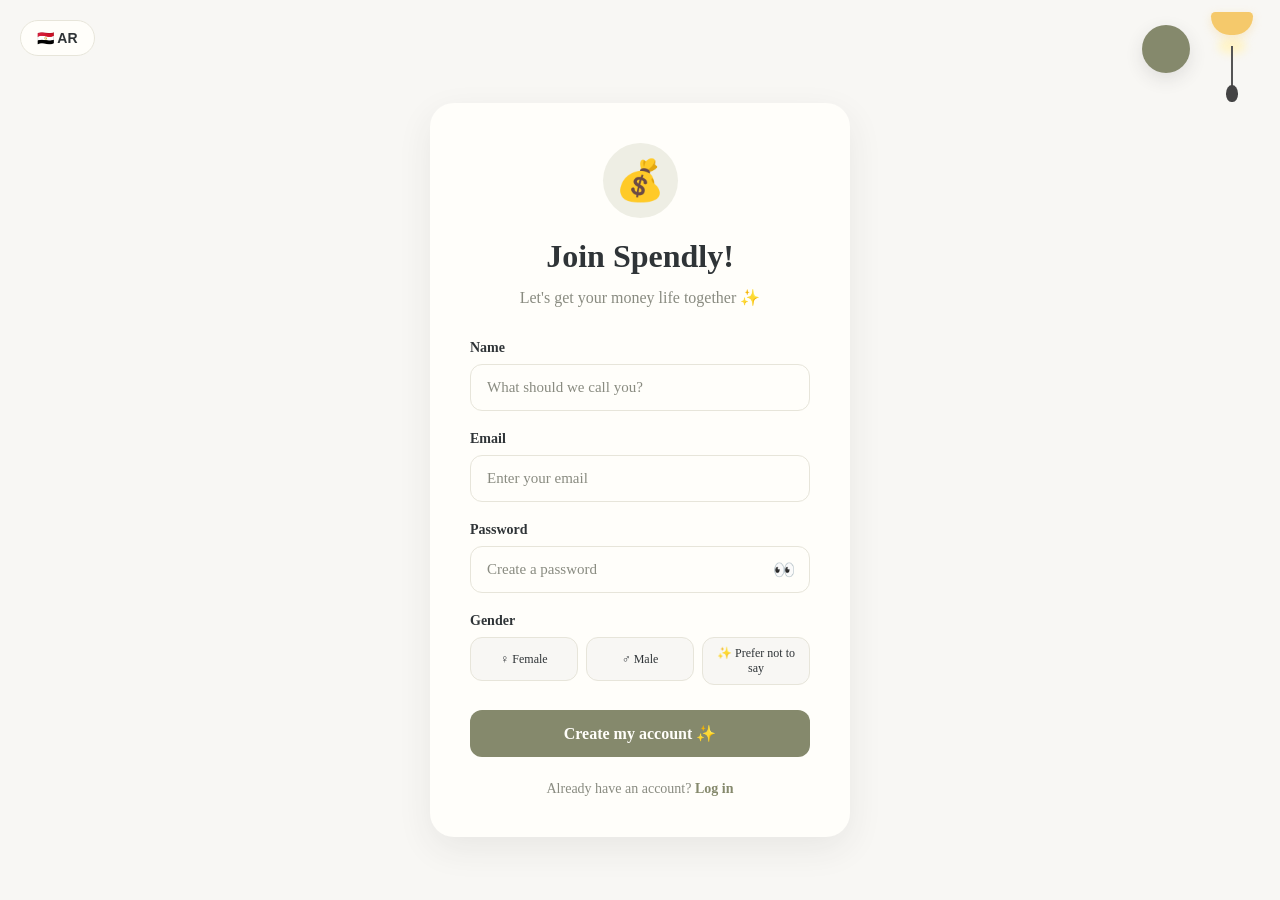
<file: pages/signup.html>
<!DOCTYPE html>
<html lang="en">

<head>

    <meta charset="UTF-8">

    <meta name="viewport" content="width=device-width, initial-scale=1.0">

    <title>Sign Up | Spendly</title>

    <link
        rel="icon"
        type="image/png"
        href="../assets/spendly-logo.png"
    >

    <link
        rel="stylesheet"
        href="../css/theme.css"
    >

    <link
        rel="stylesheet"
        href="../css/signup.css"
    >

</head>


<body>

    
<button
    type="button"
    id="language-toggle"
    class="language-button"
>
    عربي
</button>



    <!-- =========================
         Theme Lamp
    ========================= -->

    
<div class="theme-lamp" id="theme-lamp">


        <div class="lamp">

            <div class="lamp-shade"></div>

            <div class="lamp-light"></div>

        </div>


        <div
            class="lamp-cord"
            id="lamp-cord"
        >

            <div class="cord-handle"></div>

        </div>

    </div>


    <!-- =========================
         Signup Page
    ========================= -->

    <main class="signup-page">


        <!-- =========================
             Signup Card
        ========================= -->

        <section class="signup-container">


            <!-- Profile Avatar -->

            <div
                class="profile-avatar"
                id="profile-avatar"
            ></div>


            <!-- Mascot -->

            <div class="mascot">
                💰
            </div>


            <!-- Heading -->

            <h1 data-i18n="joinSpendly">
                Join Spendly!
            </h1>


            <p
                class="welcome-text"
                data-i18n="signupWelcome"
            >
                Let's get your money life together ✨
            </p>


            <!-- =========================
                 Signup Form
            ========================= -->

            <form
                id="signupForm"
                autocomplete="off"
                novalidate
            >


                <!-- =========================
                     Name
                ========================= -->

                <div class="form-group">

                    <label
                        for="name"
                        data-i18n="name"
                    >
                        Name
                    </label>


                    <input
                        type="text"
                        id="name"
                        name="name"
                        autocomplete="name"
                        placeholder="What should we call you?"
                        required
                    >

                </div>


                <!-- =========================
                     Email
                ========================= -->

                <div class="form-group">

                    <label
                        for="email"
                        data-i18n="email"
                    >
                        Email
                    </label>


                    <input
                        type="email"
                        id="email"
                        name="email"
                        autocomplete="email"
                        placeholder="Enter your email"
                        required
                    >

                </div>


                <!-- =========================
                     Password
                ========================= -->

                <div class="form-group">

                    <label
                        for="password"
                        data-i18n="password"
                    >
                        Password
                    </label>


                    <div class="password-box">

                        <input
                            type="password"
                            id="password"
                            name="password"
                            placeholder="Create a password"
                            autocomplete="new-password"
                            required
                        >


                        <span id="togglePassword">
                            👀
                        </span>

                    </div>


                    <!-- Password Requirements -->

                    <div
                        class="password-requirements"
                        id="password-requirements"
                    >

                        <p id="length-check">
                            ❌ At least 8 characters
                        </p>

                        <p id="uppercase-check">
                            ❌ One uppercase letter
                        </p>

                        <p id="lowercase-check">
                            ❌ One lowercase letter
                        </p>

                        <p id="number-check">
                            ❌ One number
                        </p>

                    </div>

                </div>


                <!-- =========================
                     Gender
                ========================= -->

                <div class="form-group">

                    <label data-i18n="gender">
                        Gender
                    </label>


                    <div class="gender-options">


                        <!-- Female -->

                        <label class="gender-option">

                            <input
                                type="radio"
                                name="gender"
                                value="female"
                            >

                            <span data-i18n="female">
                                ♀ Female
                            </span>

                        </label>


                        <!-- Male -->

                        <label class="gender-option">

                            <input
                                type="radio"
                                name="gender"
                                value="male"
                            >

                            <span data-i18n="male">
                                ♂ Male
                            </span>

                        </label>


                        <!-- Prefer Not To Say -->

                        <label class="gender-option">

                            <input
                                type="radio"
                                name="gender"
                                value="neutral"
                            >

                            <span data-i18n="preferNotToSay">
                                ✨ Prefer not to say
                            </span>

                        </label>


                    </div>


                    <!-- Gender Validation Message -->

                    <div
                        class="gender-message"
                        id="gender-message"
                    >
                        ✨ Please choose your gender first.
                    </div>

                </div>


                <!-- =========================
                     Create Account
                ========================= -->

                <button
                    class="signup-button"
                    type="submit"
                    data-i18n="createAccount"
                >
                    Create my account ✨
                </button>


            </form>


            <!-- =========================
                 Login
            ========================= -->

            <p class="login-text">

                <span data-i18n="alreadyHaveAccount">
                    Already have an account?
                </span>


                <a
                    href="login.html"
                    data-i18n="login"
                >
                    Log in
                </a>

            </p>


        </section>


        <!-- =========================
             Success Overlay
        ========================= -->

        <div
            class="success-overlay"
            id="success-overlay"
        >

            <div class="success-card">


                <div class="success-icon">
                    🎉
                </div>


                <h2>
                    Account created!
                </h2>


                <p>
                    Welcome to Spendly ✨
                </p>


                <div class="success-loader"></div>


            </div>

        </div>


    </main>


    <!-- =========================
         Scripts
    ========================= -->

    <script src="../js/theme.js"></script>

    <script src="../js/language.js"></script>

    <script src="../js/signup.js"></script>


</body>

</html>
</file>
<file: style.css>
/* =========================
   General
========================= */

* {
    box-sizing: border-box;
    margin: 0;
    padding: 0;
}

html {
    scroll-behavior: smooth;
}

body {
    font-family: Arial, sans-serif;

    background: #f8f7f4;

    color: #2f3437;

    transition:
        background 0.5s ease,
        color 0.5s ease;
}


/* =========================
   Header
========================= */

/* =========================
   Header
========================= */

header {
    width: 100%;
    padding: 24px 7%;
    display: flex;
    align-items: center;
    justify-content: space-between;
    background: #f8f7f4;
    position: relative;
    z-index: 100;
}

.logo {
    font-family: "Original Surfer", cursive;
    font-size: 30px;
    font-weight: 700;
    color: #8f7048;
    letter-spacing: 1px;
}

nav {
    display: flex;
    align-items: center;
    gap: 35px;
}

nav a {
    text-decoration: none;
    color: #5f5b55;
    font-size: 15px;
    transition: color 0.2s ease;
}

nav a:hover {
    color: #a27d4f;
}
nav a:hover {
    color: #b08b58;

    transform: translateY(-1px);
}


/* =========================
   Hero
========================= */

.hero {
    text-align: center;

    padding: 105px 20px 95px;

    background:
        radial-gradient(
            circle at top,
            #fffdf9 0%,
            #f8f7f4 55%,
            #f3eee6 100%
        );

    transition: background 0.5s ease;
}

.hero-label {
    margin-bottom: 18px;

    color: #b08b58;

    font-family: "Original Surfer", cursive;

    font-size: 13px;

    font-weight: 700;

    letter-spacing: 2px;
}

.hero h1 {
    max-width: 780px;

    margin: 0 auto 24px;

    color: #2f3437;

    font-family: "Original Surfer", cursive;

    font-size: 64px;

    line-height: 1.1;
}

.hero-text {
    max-width: 620px;

    margin: 0 auto 34px;

    color: #77736d;

    font-size: 18px;

    line-height: 1.7;
}

.hero button {
    border: none;

    padding: 14px 30px;

    background: #c7a97b;

    color: #ffffff;

    border-radius: 12px;

    font-family: inherit;

    font-size: 15px;

    font-weight: 600;

    cursor: pointer;

    transition:
        transform 0.3s ease,
        box-shadow 0.3s ease,
        background 0.3s ease;
}

.hero button:hover {
    transform: translateY(-3px);

    background: #b99768;

    box-shadow:
        0 10px 24px rgba(176, 139, 88, 0.22);
}


/* =========================
   How It Works
========================= */

.how-it-works {
    max-width: 1100px;

    margin: 0 auto;

    padding: 85px 20px;

    text-align: center;
}

.section-label {
    margin-bottom: 16px;

    color: #b08b58;

    font-family: "Original Surfer", cursive;

    font-size: 13px;

    font-weight: 700;

    letter-spacing: 2px;
}

.how-it-works h2 {
    max-width: 680px;

    margin: 0 auto 50px;

    color: #2f3437;

    font-family: "Original Surfer", cursive;

    font-size: 40px;

    line-height: 1.2;
}

.steps-container {
    display: flex;

    gap: 24px;
}

.step-card {
    position: relative;

    flex: 1;

    padding: 32px;

    background: #ffffff;

    border: 1px solid #eee7dc;

    border-radius: 20px;

    text-align: left;

    transition:
        transform 0.3s ease,
        box-shadow 0.3s ease,
        background 0.5s ease,
        border-color 0.5s ease;
}

.step-card:hover {
    transform: translateY(-6px);

    box-shadow:
        0 15px 40px rgba(47, 52, 55, 0.08);
}

.step-number {
    position: absolute;

    top: 24px;

    right: 26px;

    color: #d8c8ae;

    font-size: 13px;

    font-weight: 700;
}

.step-icon {
    width: 52px;
    height: 52px;

    display: flex;

    align-items: center;

    justify-content: center;

    margin-bottom: 22px;

    background: #f3eee6;

    border-radius: 14px;

    font-size: 24px;
}

.step-card h3 {
    margin-bottom: 12px;

    color: #2f3437;

    font-size: 20px;
}

.step-card p {
    color: #77736d;

    font-size: 15px;

    line-height: 1.7;
}


/* =========================
   Features
========================= */

.features {
    max-width: 1100px;

    margin: 0 auto;

    padding: 80px 20px 105px;

    text-align: center;
}

.features-label {
    margin-bottom: 16px;

    color: #b08b58;

    font-family: "Original Surfer", cursive;

    font-size: 13px;

    font-weight: 700;

    letter-spacing: 2px;
}

.features h2 {
    max-width: 680px;

    margin: 0 auto 18px;

    color: #2f3437;

    font-family: "Original Surfer", cursive;

    font-size: 40px;

    line-height: 1.2;
}

.features-description {
    max-width: 550px;

    margin: 0 auto 50px;

    color: #77736d;

    font-size: 16px;

    line-height: 1.7;
}

.feature-cards {
    display: grid;

    grid-template-columns: repeat(4, 1fr);

    gap: 24px;
}

.feature-card {
    padding: 32px;

    background: #ffffff;

    border: 1px solid #eee7dc;

    border-radius: 20px;

    text-align: left;

    transition:
        transform 0.3s ease,
        box-shadow 0.3s ease,
        background 0.5s ease,
        border-color 0.5s ease;
}

.feature-card:hover {
    transform: translateY(-6px);

    box-shadow:
        0 15px 40px rgba(47, 52, 55, 0.08);
}

.feature-icon {
    width: 52px;
    height: 52px;

    display: flex;

    align-items: center;

    justify-content: center;

    margin-bottom: 22px;

    background: #f3eee6;

    border-radius: 14px;

    font-size: 24px;
}

.feature-card h3 {
    margin-bottom: 12px;

    color: #2f3437;

    font-size: 20px;
}

.feature-card p {
    color: #77736d;

    font-size: 15px;

    line-height: 1.7;
}


/* =========================
   Footer
========================= */

footer {
    padding: 45px 60px 25px;

    background: #ffffff;

    border-top: 1px solid #eee7dc;

    transition:
        background 0.5s ease,
        border-color 0.5s ease;
}

.footer-brand {
    text-align: center;
}

.footer-tagline {
    margin-bottom: 10px;

    color: #77736d;

    font-size: 14px;
}

.footer-brand .logo {
    font-size: 22px;
}

.footer-bottom {
    margin-top: 35px;

    padding-top: 20px;

    border-top: 1px solid #eee7dc;

    text-align: center;
}

.footer-bottom p {
    color: #aaa39a;

    font-size: 12px;
}


/* =========================
   Splash Screen
========================= */

.splash-screen {
    position: fixed;

    inset: 0;

    display: flex;

    align-items: center;

    justify-content: center;

    background:
        radial-gradient(
            circle at center,
            #fffdf9 0%,
            #f3eee6 55%,
            #e9dfd0 100%
        );

    z-index: 9999;

    animation:
        splashFade 3s ease forwards;
}

.splash-screen img {
    width: 400px;

    height: 400px;

    object-fit: cover;

    animation:
        logoPop 3s ease;
}

@keyframes logoPop {

    0% {
        opacity: 0;

        transform: scale(0.7);
    }

    40% {
        opacity: 1;

        transform: scale(1.05);
    }

    70% {
        opacity: 1;

        transform: scale(1);
    }

    100% {
        opacity: 1;

        transform: scale(1);
    }

}

@keyframes splashFade {

    0%,
    80% {
        opacity: 1;

        visibility: visible;
    }

    100% {
        opacity: 0;

        visibility: hidden;
    }

}


/* =========================
   Theme Lamp
========================= */

.theme-lamp {
    position: fixed;

    top: 0;

    right: 25px;

    z-index: 10000;

    display: flex;

    flex-direction: column;

    align-items: center;
}

.lamp {
    position: relative;

    width: 62px;

    height: 45px;
}

.lamp-shade {
    width: 62px;

    height: 32px;

    background: #c7a97b;

    border-radius:
        8px 8px 18px 18px;

    box-shadow:
        0 4px 10px rgba(47, 52, 55, 0.12);

    transition:
        background 0.4s ease,
        box-shadow 0.4s ease;
}

.lamp-light {
    position: absolute;

    left: 50%;

    top: 27px;

    width: 20px;

    height: 10px;

    transform: translateX(-50%);

    background: #f7d99e;

    border-radius: 50%;

    filter: blur(4px);

    opacity: 0.8;

    transition: opacity 0.4s ease;
}

.lamp-cord {
    width: 3px;

    height: 48px;

    background: #77736d;

    cursor: pointer;

    transition:
        height 0.2s ease,
        background 0.3s ease;
}

.cord-handle {
    position: absolute;

    margin-top: 43px;

    left: 50%;

    transform: translateX(-50%);

    width: 13px;

    height: 13px;

    background: #c7a97b;

    border-radius: 50%;

    cursor: pointer;

    box-shadow:
        0 3px 8px rgba(47, 52, 55, 0.15);
}

.theme-lamp.pulling .lamp-cord {
    height: 58px;
}


/* =========================
   Night Mode
========================= */

body.night-mode {
    background: #1f2128;

    color: #eee8dc;
}

body.night-mode header,
body.night-mode footer {
    background: #242630;

    border-color: #343741;
}

body.night-mode .logo {
    color: #f5cfa3;
}

body.night-mode nav a {
    color: #bcb8b0;
}

body.night-mode nav a:hover {
    color: #f5cfa3;
}

body.night-mode .hero {
    background:
        radial-gradient(
            circle at top,
            #30333d 0%,
            #242630 55%,
            #1f2128 100%
        );
}

body.night-mode .hero h1,
body.night-mode .how-it-works h2,
body.night-mode .features h2,
body.night-mode .step-card h3,
body.night-mode .feature-card h3 {
    color: #eee8dc;
}

body.night-mode .hero-text,
body.night-mode .step-card p,
body.night-mode .feature-card p,
body.night-mode .features-description,
body.night-mode .footer-tagline {
    color: #bcb8b0;
}

body.night-mode .hero-label,
body.night-mode .section-label,
body.night-mode .features-label {
    color: #f5cfa3;
}

body.night-mode .hero button {
    background: #f5cfa3;

    color: #242630;
}

body.night-mode .step-card,
body.night-mode .feature-card {
    background: #242630;

    border-color: #343741;
}

body.night-mode .step-card:hover,
body.night-mode .feature-card:hover {
    box-shadow:
        0 15px 40px rgba(0, 0, 0, 0.25);
}

body.night-mode .step-icon,
body.night-mode .feature-icon {
    background: #30333d;
}

body.night-mode .step-number {
    color: #665c4d;
}

body.night-mode .footer-bottom {
    border-color: #343741;
}

body.night-mode .footer-bottom p {
    color: #85817a;
}

body.night-mode .lamp-shade {
    background: #f5cfa3;
}

body.night-mode .lamp-light {
    opacity: 0.25;
}

body.night-mode .lamp-cord {
    background: #918d86;
}

body.night-mode .cord-handle {
    background: #f5cfa3;
}


/* =========================
   Mobile
========================= */

@media (max-width: 900px) {

    header {
        padding: 20px 30px;
    }

    .hero h1 {
        font-size: 52px;
    }

    .steps-container {
        flex-direction: column;
    }

    .feature-cards {
        grid-template-columns: repeat(2, 1fr);
    }

}


@media (max-width: 600px) {

    header {
        padding: 18px 20px;
    }

    nav {
        gap: 16px;
    }

    nav a {
        font-size: 14px;
    }

    .hero {
        padding: 70px 20px 60px;
    }

    .hero h1 {
        font-size: 40px;
    }

    .hero-text {
        font-size: 16px;
    }

    .how-it-works,
    .features {
        padding: 60px 20px;
    }

    .how-it-works h2,
    .features h2 {
        font-size: 32px;
    }

    .feature-cards {
        grid-template-columns: 1fr;
    }

    .splash-screen img {
        width: 280px;

        height: 280px;
    }

    footer {
        padding: 40px 20px 20px;
    }

}


/* =========================
   Unified Spendly Colors
========================= */

:root {
    --page-bg: #f8f7f4;
    --card-bg: #fffefa;
    --main-text: #2f3437;
    --muted-text: #898b80;
    --accent: #85896c;
    --border-color: #e7e5da;
}

/* Main background and header */
body {
    background: var(--page-bg);
    color: var(--main-text);
}

header {
    background: var(--page-bg);
}

/* Brand and navigation */
.logo {
    color: var(--accent);
}

nav a:hover {
    color: var(--accent);
}

/* Hero */
.hero {
    background: radial-gradient(
        circle at top,
        #fffefa 0%,
        #f8f7f4 55%,
        #eeeee4 100%
    );
}

.hero-label,
.section-label,
.features-label {
    color: var(--accent);
}

/* Main button — same as Login */
.hero button {
    background: var(--accent);
    color: #fffefa;
}

.hero button:hover {
    background: #74785d;
    box-shadow: 0 10px 24px rgba(133, 137, 108, 0.22);
}

/* Cards */
.step-card,
.feature-card {
    background: var(--card-bg);
    border-color: var(--border-color);
}

.step-icon,
.feature-icon {
    background: #eeeee4;
}

/* Footer */
footer {
    background: var(--card-bg);
    border-color: var(--border-color);
}

.footer-bottom {
    border-color: var(--border-color);
}

/* Dark Mode */
body.night-mode {
    background: #171923;
    color: #eee8dc;
}

body.night-mode header,
body.night-mode footer,
body.night-mode .step-card,
body.night-mode .feature-card {
    background: #242630;
    border-color: #3a3d47;
}

body.night-mode .logo,
body.night-mode .hero-label,
body.night-mode .section-label,
body.night-mode .features-label,
body.night-mode nav a:hover {
    color: #f5cfa3;
}

body.night-mode .hero button {
    background: #f5cfa3;
    color: #242630;
}

body.night-mode .hero button:hover {
    background: #e9bd8b;
}

body.night-mode .step-icon,
body.night-mode .feature-icon {
    background: #30333d;
}
</file>
<file: css/daily.css>
/* =========================
   General
========================= */

* {
    box-sizing: border-box;
    margin: 0;
    padding: 0;
}

body {
    font-family: "Original Surfer", cursive;
    background: #f8f7f4;
    color: #2f3437;
}

.daily-container {
    width: min(1100px, 90%);
    margin: 0 auto;
    padding: 60px 0;
}

/* =========================
   Page Header
========================= */

.daily-header {
    margin-bottom: 35px;
}

.page-label {
    font-size: 12px;
    letter-spacing: 2px;
    font-weight: 600;
    margin-bottom: 8px;
    opacity: 0.65;
}

.daily-header h1 {
    font-size: 42px;
    margin-bottom: 10px;
}

.page-subtitle {
    font-size: 16px;
    opacity: 0.7;
}

/* =========================
   Summary Cards
========================= */

.daily-summary {
    display: grid;
    grid-template-columns: repeat(3, 1fr);
    gap: 20px;
    margin-bottom: 25px;
}

.monthly-summary {
    grid-template-columns: repeat(2, minmax(0, 1fr));
}

.daily-card {
    background: white;
    border-radius: 20px;
    padding: 25px;
    box-shadow: 0 8px 25px rgba(0, 0, 0, 0.05);
    min-width: 0;
}

.daily-card p {
    font-size: 14px;
    opacity: 0.65;
    margin-bottom: 10px;
}

.daily-card h2 {
    font-size: 27px;
    overflow-wrap: anywhere;
}

/* Budget headings and small edit icons */

.budget-title-row {
    display: flex;
    align-items: center;
    justify-content: flex-start;
    gap: 8px;
    margin-bottom: 10px;
}

.daily-card .budget-title-row p {
    margin: 0;
}

.icon-btn {
    flex: 0 0 auto;
    display: inline-flex;
    align-items: center;
    justify-content: center;
    border: none;
    background: transparent;
    color: inherit;
    padding: 4px;
    font-family: inherit;
    font-size: 15px;
    line-height: 1;
    border-radius: 7px;
    cursor: pointer;
    transition: transform 0.2s ease, background 0.2s ease;
}

.icon-btn:hover {
    transform: scale(1.12);
    background: rgba(120, 120, 120, 0.12);
}

.icon-btn:focus-visible {
    outline: 2px solid #9b9b83;
    outline-offset: 3px;
}

/* =========================
   Budget Buttons
========================= */

.budget-section {
    margin-bottom: 25px;
}

.budget-btn {
    display: inline-block;
    border: none;
    background: #2f3437;
    color: white;
    padding: 13px 22px;
    border-radius: 12px;
    font-family: inherit;
    font-size: 14px;
    text-decoration: none;
    cursor: pointer;
    transition: 0.2s ease;
}

.budget-btn:hover {
    transform: translateY(-2px);
}

.monthly-actions {
    margin-top: -5px;
}

/* =========================
   Daily Message
========================= */

.daily-message {
    display: flex;
    align-items: center;
    gap: 12px;
    background: #fff8df;
    border-radius: 16px;
    padding: 16px 20px;
    margin-bottom: 40px;
}

.message-icon {
    font-size: 23px;
}

.daily-message p {
    font-size: 14px;
}

/* =========================
   Today's Spending
========================= */

.today-spending-section {
    background: white;
    border-radius: 24px;
    padding: 30px;
    box-shadow: 0 8px 25px rgba(0, 0, 0, 0.05);
}

.section-header {
    display: flex;
    align-items: center;
    justify-content: space-between;
    gap: 20px;
    margin-bottom: 25px;
}

.section-header h2 {
    font-size: 25px;
}

/* Add Spending Button */

.add-spending-btn {
    border: none;
    background: #2f3437;
    color: white;
    padding: 13px 20px;
    border-radius: 12px;
    font-family: inherit;
    font-size: 14px;
    cursor: pointer;
    transition: 0.2s ease;
}

.add-spending-btn:hover {
    transform: translateY(-2px);
}

/* =========================
   Spending Cards
========================= */

.spending-card {
    display: flex;
    align-items: center;
    justify-content: space-between;
    gap: 15px;
    padding: 18px 0;
    border-bottom: 1px solid #eeeeee;
}

.spending-card:last-child {
    border-bottom: none;
}

.spending-info {
    display: flex;
    align-items: center;
    gap: 14px;
    min-width: 0;
}

.spending-icon {
    width: 45px;
    height: 45px;
    flex: 0 0 45px;
    display: flex;
    align-items: center;
    justify-content: center;
    background: #f3f3f3;
    border-radius: 13px;
    font-size: 21px;
}

.spending-info h3 {
    font-size: 16px;
    margin-bottom: 4px;
    overflow-wrap: anywhere;
}

.spending-info p {
    font-size: 13px;
    opacity: 0.6;
}

.spending-right {
    display: flex;
    align-items: center;
    gap: 18px;
}

.spending-amount {
    font-size: 17px;
    font-weight: 600;
    white-space: nowrap;
}

/* Spending Actions */

.spending-actions {
    display: flex;
    gap: 6px;
}

.edit-spending-btn,
.delete-spending-btn {
    border: none;
    background: #f3f3f3;
    width: 34px;
    height: 34px;
    border-radius: 10px;
    font-size: 15px;
    cursor: pointer;
    transition: 0.2s ease;
}

.edit-spending-btn:hover,
.delete-spending-btn:hover {
    transform: translateY(-2px);
}

/* Empty State */

.empty-spending {
    text-align: center;
    padding: 45px 20px;
    opacity: 0.65;
}

.empty-spending span {
    display: block;
    font-size: 38px;
    margin-bottom: 10px;
}

.empty-spending p {
    font-size: 15px;
}

/* =========================
   Modals
========================= */

.spending-modal,
.budget-modal {
    position: fixed;
    inset: 0;
    display: none;
    align-items: center;
    justify-content: center;
    background: rgba(0, 0, 0, 0.45);
    padding: 20px;
    z-index: 1000;
}

.spending-modal.show,
.budget-modal.show {
    display: flex;
}

.spending-modal-content,
.budget-modal-content {
    width: min(500px, 100%);
    max-height: 90vh;
    overflow-y: auto;
    background: white;
    border-radius: 22px;
    padding: 30px;
    box-shadow: 0 20px 60px rgba(0, 0, 0, 0.15);
}

/* Modal Header */

.modal-header {
    display: flex;
    align-items: flex-start;
    justify-content: space-between;
    gap: 15px;
    margin-bottom: 25px;
}

.modal-header h2 {
    font-size: 25px;
}

.close-modal,
.close-budget-modal {
    flex: 0 0 auto;
    border: none;
    background: #f3f3f3;
    color: #333;
    width: 38px;
    height: 38px;
    border-radius: 50%;
    font-size: 23px;
    cursor: pointer;
}

/* Forms */

.form-group {
    display: flex;
    flex-direction: column;
    gap: 8px;
    margin-bottom: 18px;
}

.form-group label {
    font-size: 14px;
    font-weight: 600;
}

.form-group input,
.form-group select {
    width: 100%;
    border: 1px solid #dddddd;
    border-radius: 12px;
    padding: 13px 14px;
    font-family: inherit;
    font-size: 14px;
    outline: none;
}

.form-group input:focus,
.form-group select:focus {
    border-color: #999999;
}

/* Modal Actions */

.modal-actions {
    display: flex;
    justify-content: flex-end;
    flex-wrap: wrap;
    gap: 10px;
    margin-top: 25px;
}

.cancel-btn,
.save-spending-btn,
.save-budget-btn {
    border: none;
    padding: 12px 20px;
    border-radius: 11px;
    font-family: inherit;
    font-size: 14px;
    cursor: pointer;
}

.cancel-btn {
    background: #eeeeee;
    color: #333;
}

.save-spending-btn,
.save-budget-btn {
    background: #2f3437;
    color: white;
}

/* =========================
   Delete Confirmation Modal
========================= */

.delete-modal {
    position: fixed;
    inset: 0;
    display: none;
    align-items: center;
    justify-content: center;
    background: rgba(0, 0, 0, 0.45);
    padding: 20px;
    z-index: 2000;
}

.delete-modal.show {
    display: flex;
}

.delete-modal-content {
    width: min(430px, 100%);
    background: #fff;
    border-radius: 24px;
    padding: 32px;
    text-align: center;
    box-shadow: 0 20px 60px rgba(0, 0, 0, 0.16);
    animation: deleteModalAppear 0.25s ease;
}

@keyframes deleteModalAppear {
    from {
        opacity: 0;
        transform: translateY(10px) scale(0.96);
    }

    to {
        opacity: 1;
        transform: translateY(0) scale(1);
    }
}

.delete-icon {
    width: 58px;
    height: 58px;
    display: flex;
    align-items: center;
    justify-content: center;
    margin: 0 auto 18px;
    background: #fff1f0;
    border-radius: 18px;
    font-size: 27px;
}

.delete-text h2 {
    font-size: 24px;
    margin-bottom: 10px;
}

.delete-text p {
    font-size: 14px;
    line-height: 1.6;
    color: #777;
    max-width: 320px;
    margin: 0 auto;
}

.delete-actions {
    display: flex;
    justify-content: center;
    flex-wrap: wrap;
    gap: 10px;
    margin-top: 25px;
}

.delete-cancel-btn,
.delete-confirm-btn {
    border: none;
    padding: 12px 20px;
    border-radius: 11px;
    font-family: inherit;
    font-size: 14px;
    cursor: pointer;
    transition: 0.2s ease;
}

.delete-cancel-btn {
    background: #eeeeee;
    color: #333;
}

.delete-confirm-btn {
    background: #2f3437;
    color: white;
}

.delete-cancel-btn:hover,
.delete-confirm-btn:hover {
    transform: translateY(-2px);
}

/* =========================
   Success Toast
========================= */

.success-toast {
    position: fixed;
    top: 50%;
    left: 50%;
    transform: translate(-50%, -50%) scale(0.9);
    display: flex;
    align-items: center;
    gap: 12px;
    background: white;
    padding: 18px 25px;
    border-radius: 18px;
    box-shadow: 0 15px 45px rgba(0, 0, 0, 0.15);
    opacity: 0;
    visibility: hidden;
    transition: opacity 0.3s ease, transform 0.3s ease, visibility 0.3s ease;
    z-index: 9999;
}

.success-toast.show {
    opacity: 1;
    visibility: visible;
    transform: translate(-50%, -50%) scale(1);
}

.success-toast span {
    width: 32px;
    height: 32px;
    display: flex;
    align-items: center;
    justify-content: center;
    background: #e8f5e9;
    color: #3f7d4a;
    border-radius: 50%;
    font-size: 18px;
    font-weight: bold;
}

.success-toast p {
    font-size: 15px;
    color: #2f3437;
}

/* =========================
   Theme Lamp
========================= */

.theme-lamp {
    position: fixed;
    top: 0;
    right: 25px;
    z-index: 9999;
    display: flex;
    flex-direction: column;
    align-items: center;
    user-select: none;
}

.lamp {
    position: relative;
    width: 42px;
    height: 34px;
}

.lamp-shade {
    width: 42px;
    height: 23px;
    background: #f5c96b;
    border-radius: 5px 5px 22px 22px;
    box-shadow: 0 3px 10px rgba(245, 201, 107, 0.3);
    transition: 0.4s ease;
}

.lamp-light {
    position: absolute;
    width: 28px;
    height: 16px;
    left: 50%;
    bottom: -8px;
    transform: translateX(-50%);
    background: #fff4c7;
    border-radius: 50%;
    opacity: 1;
    filter: blur(4px);
    transition: 0.4s ease;
}

.lamp-cord {
    width: 2px;
    height: 55px;
    background: #555;
    position: relative;
    cursor: grab;
    transform-origin: top center;
    transition: height 0.25s ease;
}

.cord-handle {
    position: absolute;
    width: 12px;
    height: 17px;
    bottom: -12px;
    left: 50%;
    transform: translateX(-50%);
    background: #444;
    border-radius: 50% 50% 45% 45%;
    cursor: grab;
}

.theme-lamp.pulling .lamp-cord {
    height: 70px;
}

.theme-lamp.pulling .cord-handle {
    transform: translateX(-50%) scale(1.05);
}

/* =========================
   Night Mode
========================= */

body.night-mode {
    background: #171923;
    color: #eee8dc;
}

body.night-mode .daily-card,
body.night-mode .today-spending-section {
    background: #242630;
    color: #eee8dc;
    box-shadow: 0 8px 25px rgba(0, 0, 0, 0.2);
}

body.night-mode .daily-card p,
body.night-mode .page-subtitle {
    color: #c8c2b8;
}

body.night-mode .daily-card h2,
body.night-mode .section-header h2,
body.night-mode .daily-header h1,
body.night-mode .modal-header h2 {
    color: #f5cfa3;
}

body.night-mode .page-label {
    color: #c8c2b8;
}

body.night-mode .spending-card {
    border-bottom-color: #3a3d47;
}

body.night-mode .spending-info h3 {
    color: #eee8dc;
}

body.night-mode .spending-info p {
    color: #aaa69e;
}

body.night-mode .spending-amount {
    color: #f5cfa3;
}

body.night-mode .spending-icon,
body.night-mode .edit-spending-btn,
body.night-mode .delete-spending-btn {
    background: #30333d;
    color: #eee8dc;
}

body.night-mode .daily-message {
    background: #302d25;
    color: #eee8dc;
}

body.night-mode .daily-message p {
    color: #ddd6ca;
}

body.night-mode .budget-btn,
body.night-mode .add-spending-btn,
body.night-mode .save-spending-btn,
body.night-mode .save-budget-btn,
body.night-mode .delete-confirm-btn {
    background: #f5cfa3;
    color: #242630;
}

body.night-mode .budget-btn:hover,
body.night-mode .add-spending-btn:hover,
body.night-mode .save-spending-btn:hover,
body.night-mode .save-budget-btn:hover,
body.night-mode .delete-confirm-btn:hover {
    background: #e8bb86;
}

body.night-mode .icon-btn {
    color: #f5cfa3;
}

body.night-mode .icon-btn:hover {
    background: rgba(245, 207, 163, 0.12);
}

body.night-mode .empty-spending {
    color: #c8c2b8;
}

body.night-mode .spending-modal-content,
body.night-mode .budget-modal-content,
body.night-mode .delete-modal-content {
    background: #242630;
    color: #eee8dc;
}

body.night-mode .close-modal,
body.night-mode .close-budget-modal {
    background: #30333d;
    color: #eee8dc;
}

body.night-mode .form-group label {
    color: #eee8dc;
}

body.night-mode .form-group input,
body.night-mode .form-group select {
    background: #30333d;
    color: #eee8dc;
    border-color: #474a55;
}

body.night-mode .form-group input::placeholder {
    color: #918d86;
}

body.night-mode .cancel-btn,
body.night-mode .delete-cancel-btn {
    background: #353842;
    color: #eee8dc;
}

body.night-mode .delete-icon {
    background: #3a2928;
}

body.night-mode .delete-text h2 {
    color: #f5cfa3;
}

body.night-mode .delete-text p {
    color: #bcb6ad;
}

body.night-mode .success-toast {
    background: #242630;
    color: #eee8dc;
}

body.night-mode .success-toast p {
    color: #eee8dc;
}

body.night-mode .success-toast span {
    background: #304335;
    color: #9dd5a7;
}

body.night-mode .lamp-shade {
    background: #555968;
    box-shadow: none;
}

body.night-mode .lamp-light {
    opacity: 0;
}

/* =========================
   Smooth Transitions
========================= */

body,
.daily-card,
.today-spending-section,
.spending-card,
.spending-icon,
.edit-spending-btn,
.delete-spending-btn,
.daily-message,
.spending-modal-content,
.budget-modal-content,
.delete-modal-content,
.success-toast,
.lamp-shade,
.lamp-light {
    transition:
        background 0.5s ease,
        color 0.5s ease,
        border-color 0.5s ease,
        box-shadow 0.5s ease;
}

/* =========================
   Responsive
========================= */

@media (max-width: 750px) {
    .daily-container {
        width: 92%;
        padding: 35px 0;
    }

    .daily-header h1 {
        font-size: 32px;
    }

    .daily-summary,
    .monthly-summary {
        grid-template-columns: 1fr;
    }

    .section-header {
        align-items: flex-start;
        flex-direction: column;
    }

    .add-spending-btn {
        width: 100%;
    }

    .today-spending-section {
        padding: 22px;
    }

    .spending-card {
        align-items: flex-start;
        gap: 15px;
    }

    .spending-right {
        flex-direction: column;
        align-items: flex-end;
        gap: 8px;
    }

    .spending-amount {
        white-space: nowrap;
    }

    .theme-lamp {
        right: 12px;
    }
}

@media (max-width: 420px) {
    .spending-card {
        flex-direction: column;
    }

    .spending-right {
        width: 100%;
        flex-direction: row;
        justify-content: space-between;
        align-items: center;
    }

    .modal-actions button {
        flex: 1;
    }
}



/* =========================
   Top Right Actions & Logout
========================= */

.top-right-actions {
    position: fixed;
    top: 0;
    right: 25px;
    z-index: 10000;
    display: flex;
    align-items: flex-start;
    gap: 16px;
}

.logout-btn {
    display: inline-flex;
    align-items: center;
    justify-content: center;
    gap: 7px;
    margin-top: 13px;
    padding: 9px 15px;
    border: 1px solid #deddd4;
    border-radius: 12px;
    background: #fffefa;
    color: #2f3437;
    font-family: inherit;
    font-size: 14px;
    cursor: pointer;
    box-shadow: 0 4px 14px rgba(0, 0, 0, 0.05);
    transition: background 0.2s ease, transform 0.2s ease,
                box-shadow 0.2s ease;
}

.logout-btn span:first-child {
    font-family: Arial, sans-serif;
    font-size: 18px;
}

.logout-btn:hover {
    transform: translateY(-2px);
    background: #f0eee7;
    box-shadow: 0 6px 16px rgba(0, 0, 0, 0.08);
}

.logout-btn:focus-visible {
    outline: 2px solid #9b9b83;
    outline-offset: 3px;
}

/* Night Mode */

body.night-mode .logout-btn {
    background: #242630;
    color: #f5cfa3;
    border-color: #41434d;
}

body.night-mode .logout-btn:hover {
    background: #30333d;
}

/* The lamp now belongs to the actions container */

.top-right-actions .theme-lamp {
    position: relative;
    top: 0;
    right: auto;
}

/* Mobile */

@media (max-width: 750px) {
    .top-right-actions {
        right: 12px;
        gap: 10px;
    }

    .logout-btn {
        margin-top: 10px;
        padding: 8px 11px;
        font-size: 12px;
    }

    .top-right-actions .lamp {
        transform: scale(0.9);
        transform-origin: top center;
    }
}
</file>
<file: css/theme.css>
/* =========================
   Spendly Shared Theme
========================= */

:root {
    color-scheme: light;

    --page-bg: #f8f7f4;
    --card-bg: #fffefa;
    --main-text: #2f3437;
    --muted-text: #898b80;
    --accent: #85896c;
    --border-color: #e7e5da;
}

body.night-mode {
    color-scheme: dark;

    --page-bg: #171923;
    --card-bg: #242630;
    --main-text: #eee8dc;
    --muted-text: #c8c2b8;
    --accent: #f5cfa3;
    --border-color: #3a3d47;
}

/* =========================
   Shared Language Button
========================= */

.language-button {
    position: fixed;
    top: 20px;
    left: 20px;
    z-index: 1002;

    padding: 9px 16px;
    border: 1px solid var(--border-color);
    border-radius: 22px;

    background: var(--card-bg);
    color: var(--main-text);

    font: inherit;
    font-size: 14px;
    font-weight: 800;

    cursor: pointer;
    transition: background 0.3s ease, color 0.3s ease,
                border-color 0.3s ease, transform 0.3s ease;
}

.language-button:hover {
    transform: translateY(-1px);
}

/* =========================
   Shared Lamp
========================= */

.theme-lamp {
    position: fixed;
    top: 12px;
    right: 24px;
    z-index: 1001;

    display: flex;
    flex-direction: column;
    align-items: center;

    width: 48px;
    height: 95px;
    user-select: none;
}

.lamp {
    position: relative;
    width: 42px;
    height: 34px;
}

.lamp-shade {
    position: relative;
    z-index: 2;

    width: 42px;
    height: 23px;

    background: #f5c96b;
    border-radius: 5px 5px 22px 22px;
    box-shadow: 0 3px 10px rgba(245, 201, 107, 0.3);

    transition: background 0.4s ease, box-shadow 0.4s ease;
}

.lamp-light {
    position: absolute;
    left: 50%;
    bottom: -8px;

    width: 28px;
    height: 16px;

    transform: translateX(-50%);
    background: #fff4c7;
    border-radius: 50%;

    opacity: 1;
    filter: blur(4px);
    transition: opacity 0.4s ease;
}

.lamp-cord {
    position: relative;
    z-index: 3;

    width: 24px;
    height: 55px;

    border: none;
    background: transparent;
    cursor: grab;

    transform-origin: top center;
    transition: height 0.25s ease;
}

.lamp-cord::before {
    content: "";
    position: absolute;
    top: 0;
    left: 50%;

    width: 2px;
    height: 43px;

    background: #555;
    transform: translateX(-50%);
}

.cord-handle {
    position: absolute;
    bottom: -1px;
    left: 50%;

    width: 12px;
    height: 17px;

    transform: translateX(-50%);
    background: #444;
    border-radius: 50% 50% 45% 45%;
}

.theme-lamp.pulling .lamp-cord {
    height: 70px;
}

.theme-lamp.pulling .cord-handle {
    transform: translateX(-50%) scale(1.05);
}

/* Night mode */
body.night-mode .language-button {
    background: var(--card-bg);
    color: var(--main-text);
    border-color: var(--border-color);
}

body.night-mode .lamp-shade {
    background: #555968;
    box-shadow: none;
}

body.night-mode .lamp-light {
    opacity: 0;
}

body.night-mode .lamp-cord::before {
    background: #aaa69e;
}

body.night-mode .cord-handle {
    background: #d2c9b9;
}

/* Mobile */
@media (max-width: 520px) {
    .language-button {
        top: 15px;
        left: 14px;
    }

    .theme-lamp {
        top: 8px;
        right: 14px;
    }
}


/* Keep both existing and dynamically created language buttons consistent */
#language-toggle,
#language-toggle.language-toggle-dynamic {
    font-family: "Nunito", sans-serif;
}

#language-toggle {
    position: fixed;
    top: 20px;
    left: 20px;
    z-index: 1002;
}


/* Ensure lamp cord is clickable */
.theme-lamp,
.lamp-cord,
.cord-handle {
    cursor: pointer !important;
    pointer-events: auto !important;
}
</file>
<file: css/expenses.css>
/* ============================= */
/* General */
/* ============================= */

* {
    box-sizing: border-box;
}

body {
    margin: 0;

    font-family: Arial, sans-serif;

    background-color: #f8f9ff;
    color: #172033;
}

button,
select,
input {
    font-family: Arial, sans-serif;
}


/* ============================= */
/* Main Container */
/* ============================= */

.expenses-container {
    width: 100%;
    max-width: 1180px;

    margin: 0 auto;

    padding: 0 30px 80px;
}


/* ============================= */
/* Page Header */
/* ============================= */

.expenses-header {
    padding: 60px 0 35px;

    display: flex;

    align-items: flex-end;
    justify-content: space-between;

    gap: 40px;
}

.page-label {
    margin: 0 0 10px;

    color: #5b4bdb;

    font-family: "Original Surfer", cursive;

    font-size: 12px;
    font-weight: 700;

    letter-spacing: 2px;
}

.expenses-header h1 {
    margin: 0 0 10px;

    color: #172033;

    font-family: "Original Surfer", cursive;

    font-size: 42px;
    line-height: 1.2;
}

.page-subtitle {
    margin: 0;

    color: #667085;

    font-size: 16px;
    line-height: 1.6;
}


/* ============================= */
/* Add Expense Button */
/* ============================= */

.add-expense-btn {
    border: none;

    padding: 13px 20px;

    background-color: #5b4bdb;

    color: white;

    border-radius: 12px;

    font-size: 14px;
    font-weight: 600;

    cursor: pointer;

    white-space: nowrap;

    box-shadow: 0 6px 18px rgba(91, 75, 219, 0.20);

    transition:
        background-color 0.3s ease,
        transform 0.3s ease,
        box-shadow 0.3s ease;
}

.add-expense-btn:hover {
    background-color: #4c3dc4;

    transform: translateY(-2px);

    box-shadow: 0 9px 22px rgba(91, 75, 219, 0.25);
}


/* ============================= */
/* Summary */
/* ============================= */

.expense-summary {
    display: grid;

    grid-template-columns: repeat(2, 1fr);

    gap: 20px;

    margin-bottom: 30px;
}

.summary-card {
    padding: 25px;

    background-color: white;

    border: 1px solid #eeeef5;

    border-radius: 18px;

    box-shadow: 0 8px 25px rgba(30, 35, 90, 0.05);

    transition:
        transform 0.3s ease,
        box-shadow 0.3s ease;
}

.summary-card:hover {
    transform: translateY(-3px);

    box-shadow: 0 12px 28px rgba(30, 35, 90, 0.08);
}

.summary-card p {
    margin: 0 0 10px;

    color: #667085;

    font-size: 14px;
}

.summary-card h2 {
    margin: 0;

    color: #172033;

    font-size: 28px;
}


/* ============================= */
/* Filters */
/* ============================= */

.expense-filters {
    display: flex;

    align-items: flex-end;

    gap: 20px;

    margin-bottom: 45px;

    padding: 22px;

    background-color: white;

    border: 1px solid #eeeef5;

    border-radius: 18px;

    box-shadow: 0 8px 25px rgba(30, 35, 90, 0.05);
}

.filter-group {
    display: flex;

    flex-direction: column;

    gap: 8px;
}

.filter-group label {
    color: #667085;

    font-size: 13px;
    font-weight: 600;
}

.filter-group select,
.filter-group input {
    min-width: 190px;

    padding: 11px 13px;

    background-color: #f8f9ff;

    border: 1px solid #e3e4ed;

    border-radius: 10px;

    color: #172033;

    font-size: 14px;

    outline: none;

    cursor: pointer;

    transition:
        border-color 0.3s ease,
        box-shadow 0.3s ease;
}

.filter-group select:focus,
.filter-group input:focus {
    border-color: #5b4bdb;

    box-shadow: 0 0 0 3px rgba(91, 75, 219, 0.10);
}


/* ============================= */
/* Expenses List Header */
/* ============================= */

.expenses-list-section {
    margin-bottom: 40px;
}

.section-header {
    margin-bottom: 22px;
}

.section-header h2 {
    margin: 0;

    color: #172033;

    font-family: "Original Surfer", cursive;

    font-size: 30px;
    line-height: 1.3;
}


/* ============================= */
/* Expenses List */
/* ============================= */

.expenses-list {
    display: flex;

    flex-direction: column;

    gap: 14px;
}


/* ============================= */
/* Expense Card */
/* ============================= */

.expense-card {
    display: flex;

    align-items: center;
    justify-content: space-between;

    gap: 20px;

    padding: 20px 22px;

    background-color: white;

    border: 1px solid #eeeef5;

    border-radius: 16px;

    box-shadow: 0 6px 20px rgba(30, 35, 90, 0.04);

    transition:
        transform 0.3s ease,
        box-shadow 0.3s ease;
}

.expense-card:hover {
    transform: translateY(-2px);

    box-shadow: 0 10px 25px rgba(30, 35, 90, 0.07);
}


/* ============================= */
/* Expense Information */
/* ============================= */

.expense-info {
    display: flex;

    align-items: center;

    gap: 15px;

    min-width: 0;
}

.expense-icon {
    width: 46px;
    height: 46px;

    display: flex;
    align-items: center;
    justify-content: center;

    flex-shrink: 0;

    background-color: #eeeaff;

    border-radius: 13px;

    font-size: 21px;
}

.expense-info h3 {
    margin: 0 0 5px;

    color: #172033;

    font-size: 16px;
}

.expense-info p {
    margin: 0;

    color: #98a2b3;

    font-size: 12px;

    line-height: 1.5;
}


/* ============================= */
/* Expense Right Side */
/* ============================= */

.expense-right {
    display: flex;

    align-items: center;

    gap: 25px;

    flex-shrink: 0;
}

.expense-right strong {
    color: #172033;

    font-size: 15px;

    white-space: nowrap;
}


/* ============================= */
/* Expense Actions */
/* ============================= */

.expense-actions {
    display: flex;

    align-items: center;

    gap: 6px;
}

.expense-actions button {
    width: 34px;
    height: 34px;

    display: flex;
    align-items: center;
    justify-content: center;

    padding: 0;

    background-color: #f8f9ff;

    border: 1px solid #eeeef5;

    border-radius: 9px;

    font-size: 15px;

    cursor: pointer;

    transition:
        background-color 0.3s ease,
        transform 0.3s ease;
}

.expense-actions button:hover {
    background-color: #eeeaff;

    transform: translateY(-1px);
}


/* ============================= */
/* Responsive */
/* ============================= */

@media (max-width: 800px) {

    .expenses-container {
        padding: 0 20px 60px;
    }

    .expenses-header {
        align-items: flex-start;

        flex-direction: column;

        padding-top: 45px;
    }

    .add-expense-btn {
        width: 100%;
    }

    .expense-filters {
        align-items: stretch;

        flex-direction: column;
    }

    .filter-group select,
    .filter-group input {
        width: 100%;
    }
}


@media (max-width: 600px) {

    .expenses-container {
        padding: 0 16px 50px;
    }

    .expenses-header {
        padding: 35px 0 25px;
    }

    .expenses-header h1 {
        font-size: 34px;
    }

    .page-subtitle {
        font-size: 15px;
    }

    .expense-summary {
        grid-template-columns: 1fr;

        gap: 14px;
    }

    .summary-card {
        padding: 22px;
    }

    .expense-filters {
        padding: 18px;

        margin-bottom: 35px;
    }

    .section-header h2 {
        font-size: 27px;
    }

    .expense-card {
        align-items: flex-start;

        flex-direction: column;

        padding: 18px;
    }

    .expense-right {
        width: 100%;

        justify-content: space-between;
    }

    .expense-info {
        width: 100%;
    }
}


/* ============================= */
/* Add Expense Modal */
/* ============================= */

.expense-modal {
    position: fixed;

    top: 0;
    left: 0;

    width: 100%;
    height: 100%;

    display: flex;
    align-items: center;
    justify-content: center;

    padding: 20px;

    background-color: rgba(23, 32, 51, 0.45);

    opacity: 0;
    visibility: hidden;

    transition:
        opacity 0.3s ease,
        visibility 0.3s ease;

    z-index: 1000;
}

.expense-modal.show {
    opacity: 1;
    visibility: visible;
}


/* Modal Box */

.expense-modal-content {
    width: 100%;
    max-width: 520px;

    max-height: 90vh;

    overflow-y: auto;

    padding: 30px;

    background-color: white;

    border: 1px solid #eeeef5;

    border-radius: 22px;

    box-shadow: 0 20px 60px rgba(30, 35, 90, 0.18);

    transform: translateY(15px) scale(0.98);

    transition: transform 0.3s ease;
}

.expense-modal.show .expense-modal-content {
    transform: translateY(0) scale(1);
}


/* Modal Header */

.modal-header {
    display: flex;

    align-items: flex-start;
    justify-content: space-between;

    gap: 20px;

    margin-bottom: 25px;
}

.modal-header h2 {
    margin: 0;

    color: #172033;

    font-family: "Original Surfer", cursive;

    font-size: 28px;
}

.close-modal {
    width: 36px;
    height: 36px;

    display: flex;
    align-items: center;
    justify-content: center;

    padding: 0;

    background-color: #f8f9ff;

    border: 1px solid #eeeef5;

    border-radius: 10px;

    color: #667085;

    font-size: 24px;

    line-height: 1;

    cursor: pointer;

    transition:
        background-color 0.3s ease,
        color 0.3s ease;
}

.close-modal:hover {
    background-color: #eeeaff;

    color: #5b4bdb;
}


/* Form */

#expense-form {
    display: flex;

    flex-direction: column;

    gap: 18px;
}

.form-group {
    display: flex;

    flex-direction: column;

    gap: 8px;
}

.form-group label {
    color: #172033;

    font-size: 13px;

    font-weight: 600;
}

.form-group label span {
    color: #98a2b3;

    font-weight: 400;
}

.form-group input,
.form-group select,
.form-group textarea {
    width: 100%;

    padding: 12px 13px;

    background-color: #f8f9ff;

    border: 1px solid #e3e4ed;

    border-radius: 10px;

    color: #172033;

    font-size: 14px;

    outline: none;

    transition:
        border-color 0.3s ease,
        box-shadow 0.3s ease;
}

.form-group input:focus,
.form-group select:focus,
.form-group textarea:focus {
    border-color: #5b4bdb;

    box-shadow: 0 0 0 3px rgba(91, 75, 219, 0.10);
}

.form-group textarea {
    resize: vertical;

    min-height: 85px;
}


/* Date + Time */

.form-row {
    display: grid;

    grid-template-columns: 1fr 1fr;

    gap: 15px;
}


/* Modal Buttons */

.modal-actions {
    display: flex;

    justify-content: flex-end;

    gap: 10px;

    margin-top: 5px;
}

.cancel-btn,
.save-expense-btn {
    padding: 12px 18px;

    border-radius: 10px;

    font-size: 14px;

    font-weight: 600;

    cursor: pointer;

    transition:
        background-color 0.3s ease,
        transform 0.3s ease;
}

.cancel-btn {
    background-color: #f8f9ff;

    border: 1px solid #eeeef5;

    color: #667085;
}

.cancel-btn:hover {
    background-color: #eeeaff;

    transform: translateY(-1px);
}

.save-expense-btn {
    background-color: #5b4bdb;

    border: 1px solid #5b4bdb;

    color: white;

    box-shadow: 0 5px 15px rgba(91, 75, 219, 0.18);
}

.save-expense-btn:hover {
    background-color: #4c3dc4;

    transform: translateY(-1px);
}


/* Mobile */

@media (max-width: 600px) {

    .expense-modal {
        padding: 15px;
    }

    .expense-modal-content {
        padding: 23px;

        border-radius: 18px;
    }

    .modal-header h2 {
        font-size: 25px;
    }

    .form-row {
        grid-template-columns: 1fr;
    }

    .modal-actions {
        flex-direction: column-reverse;
    }

    .cancel-btn,
    .save-expense-btn {
        width: 100%;
    }
}


.expense-note {
    display: block;

    margin-top: 5px;

    color: #667085;

    font-size: 12px;

    line-height: 1.5;
}

.success-message {
    position: fixed;
    top: 0;
    left: 0;
    width: 100%;
    height: 100%;

    display: flex;
    align-items: center;
    justify-content: center;

    background-color: rgba(23, 32, 51, 0.35);

    opacity: 0;
    visibility: hidden;

    transition:
        opacity 0.3s ease,
        visibility 0.3s ease;

    z-index: 2000;
}

.success-message span,
.success-message p {
    margin: 0;
}

.success-message::before {
    content: "";
    position: absolute;

    width: 280px;
    height: 190px;

    background-color: white;
    border: 1px solid #eeeef5;
    border-radius: 20px;

    box-shadow: 0 20px 60px rgba(30, 35, 90, 0.20);
}

.success-message span {
    position: relative;
    z-index: 1;

    width: 55px;
    height: 55px;

    display: flex;
    align-items: center;
    justify-content: center;

    margin-bottom: 15px;

    background-color: #eeeaff;
    border-radius: 50%;

    color: #5b4bdb;
    font-size: 28px;
    font-weight: bold;

    animation: successPop 0.35s ease;
}

.success-message p {
    position: relative;
    z-index: 1;

    color: #172033;
    font-size: 16px;
    font-weight: 600;
}

.success-message {
    flex-direction: column;
}

.success-message.show {
    opacity: 1;
    visibility: visible;
}

@keyframes successPop {
    0% {
        transform: scale(0.6);
    }

    70% {
        transform: scale(1.08);
    }

    100% {
        transform: scale(1);
    }
}



/* =========================
   Delete Confirmation Modal
========================= */

.delete-modal {
    position: fixed;
    top: 0;
    left: 0;

    width: 100%;
    height: 100%;

    display: flex;
    align-items: center;
    justify-content: center;

    background-color: rgba(23, 32, 51, 0.35);

    opacity: 0;
    visibility: hidden;

    transition:
        opacity 0.3s ease,
        visibility 0.3s ease;

    z-index: 3000;
}

.delete-modal.show {
    opacity: 1;
    visibility: visible;
}

.delete-modal-content {
    width: 360px;
    padding: 35px 30px;

    background-color: white;
    border: 1px solid #eeeef5;
    border-radius: 22px;

    text-align: center;

    box-shadow: 0 20px 60px rgba(30, 35, 90, 0.20);

    transform: scale(0.9);
    transition: transform 0.3s ease;
}

.delete-modal.show .delete-modal-content {
    transform: scale(1);
}

.delete-icon {
    width: 60px;
    height: 60px;

    margin: 0 auto 20px;

    display: flex;
    align-items: center;
    justify-content: center;

    background-color: #eeeaff;
    border-radius: 50%;

    font-size: 28px;
}

.delete-modal-content h2 {
    margin-bottom: 10px;

    color: #172033;

    font-size: 21px;
}

.delete-modal-content p {
    margin-bottom: 25px;

    color: #667085;

    font-size: 14px;
    line-height: 1.6;
}

.delete-actions {
    display: flex;
    gap: 12px;

    justify-content: center;
}

.delete-actions button {
    flex: 1;

    padding: 12px 18px;

    border-radius: 10px;

    font-family: inherit;
    font-size: 14px;
    font-weight: 600;

    cursor: pointer;

    transition: 0.2s ease;
}

.delete-cancel {
    background-color: white;

    border: 1px solid #ddddea;

    color: #667085;
}

.delete-cancel:hover {
    background-color: #f8f9ff;
}

.delete-confirm {
    background-color: #5b4bdb;

    border: 1px solid #5b4bdb;

    color: white;
}

.delete-confirm:hover {
    background-color: #4939c7;
}



/* =========================
   Month Selector
========================= */

.month-selector {
    display: flex;
    align-items: center;
    justify-content: center;
    gap: 24px;
    margin: 30px 0;
}

.month-selector h3 {
    min-width: 180px;
    text-align: center;
    font-size: 20px;
    font-weight: 600;
}

.month-selector button {
    width: 42px;
    height: 42px;
    border: none;
    border-radius: 50%;
    background: #f3f4f6;
    color: #333;
    font-size: 22px;
    cursor: pointer;
    transition: 0.2s ease;
}

.month-selector button:hover {
    transform: scale(1.08);
}
</file>
<file: css/login.css>
/* =========================
   Spendly Login Page
========================= */

* {
    box-sizing: border-box;
    margin: 0;
    padding: 0;
}

body.login-page {
    min-height: 100vh;
    font-family: "Original Surfer", cursive;
    background: var(--page-bg, #f8f7f4);
    color: var(--main-text, #2f3437);
    transition: background 0.4s ease, color 0.4s ease;
}

/* =========================
   Top Controls
========================= */

.top-controls {
    position: fixed;
    inset: 0 0 auto;
    z-index: 1000;
    height: 0;
    pointer-events: none;
}

.top-controls .brand {
    display: none;
}

.top-controls .header-actions {
    display: contents;
}

.top-controls .language-button,
.language-button {
    position: fixed;
    top: 20px;
    left: 20px;
    z-index: 1002;
    padding: 9px 16px;
    border: 1px solid var(--border-color, #e7e5da);
    border-radius: 22px;
    background: var(--card-bg, #fffefa);
    color: var(--main-text, #2f3437);
    font-family: "Nunito", sans-serif;
    font-size: 14px;
    font-weight: 800;
    cursor: pointer;
    pointer-events: auto;
    transition: 0.3s ease;
}

.language-button:hover {
    transform: translateY(-1px);
}

/* =========================
   Lamp
========================= */

.top-controls .theme-lamp,
.theme-lamp {
    position: fixed;
    top: 12px;
    right: 24px;
    z-index: 1001;
    display: flex;
    flex-direction: column;
    align-items: center;
    width: 48px;
    height: 95px;
    user-select: none;
    pointer-events: auto;
}

.lamp {
    position: relative;
    width: 42px;
    height: 34px;
}

.lamp-shade {
    position: relative;
    z-index: 2;
    width: 42px;
    height: 23px;
    background: #f5c96b;
    border-radius: 5px 5px 22px 22px;
    box-shadow: 0 3px 10px rgba(245, 201, 107, 0.3);
    transition: background 0.4s ease, box-shadow 0.4s ease;
}

.lamp-light {
    position: absolute;
    left: 50%;
    bottom: -8px;
    width: 28px;
    height: 16px;
    transform: translateX(-50%);
    background: #fff4c7;
    border-radius: 50%;
    filter: blur(4px);
    transition: opacity 0.4s ease;
}

.lamp-cord {
    position: relative;
    z-index: 3;
    display: block;
    width: 24px;
    height: 55px;
    padding: 0;
    border: none;
    background: transparent;
    cursor: grab;
    transform-origin: top center;
    transition: height 0.25s ease;
}

.lamp-cord::before {
    content: "";
    position: absolute;
    top: 0;
    left: 50%;
    width: 2px;
    height: 43px;
    background: #555;
    transform: translateX(-50%);
}

.cord-handle {
    position: absolute;
    bottom: -1px;
    left: 50%;
    width: 12px;
    height: 17px;
    transform: translateX(-50%);
    background: #444;
    border-radius: 50% 50% 45% 45%;
}

.theme-lamp.pulling .lamp-cord {
    height: 70px;
}

body.night-mode .lamp-shade {
    background: #555968;
    box-shadow: none;
}

body.night-mode .lamp-light {
    opacity: 0;
}

body.night-mode .lamp-cord::before {
    background: #aaa69e;
}

body.night-mode .cord-handle {
    background: #d2c9b9;
}

/* =========================
   Login Layout
========================= */

.login-container {
    width: 100%;
    min-height: 100vh;
    display: flex;
    flex-direction: column;
    align-items: center;
    justify-content: center;
    gap: 20px;
    padding: 100px 20px 30px;
}

.login-card {
    width: 100%;
    max-width: 440px;
    padding: 42px 38px;
    border: 1px solid var(--border-color, #e7e5da);
    border-radius: 26px;
    background: var(--card-bg, #fffefa);
    color: var(--main-text, #2f3437);
    box-shadow: 0 15px 40px rgba(47, 52, 55, 0.08);
    transition: background 0.4s ease, color 0.4s ease,
                border-color 0.4s ease, box-shadow 0.4s ease;
}

.login-logo {
    display: none !important;
}

.eyebrow {
    margin-bottom: 12px;
    color: var(--accent, #85896c);
    font-family: "Nunito", sans-serif;
    font-size: 12px;
    font-weight: 800;
    letter-spacing: 2px;
    text-align: center;
}

.login-card h1 {
    margin-bottom: 12px;
    font-size: clamp(27px, 5vw, 34px);
    line-height: 1.3;
    text-align: center;
}

.login-subtitle {
    margin-bottom: 30px;
    color: var(--muted-text, #898b80);
    font-family: "Nunito", sans-serif;
    font-size: 14px;
    line-height: 1.7;
    text-align: center;
}

/* =========================
   Form
========================= */

#login-form {
    width: 100%;
}

.form-group {
    margin-bottom: 20px;
}

.form-group label {
    display: block;
    margin-bottom: 8px;
    font-family: "Nunito", sans-serif;
    font-size: 14px;
    font-weight: 800;
}

.form-group input {
    width: 100%;
    min-height: 48px;
    padding: 13px 15px;
    border: 1px solid var(--border-color, #e7e5da);
    border-radius: 12px;
    outline: none;
    background: var(--card-bg, #fffefa);
    color: var(--main-text, #2f3437);
    font-family: "Nunito", sans-serif;
    font-size: 14px;
    transition: border-color 0.25s ease, box-shadow 0.25s ease,
                background 0.25s ease;
}

.form-group input::placeholder {
    color: var(--muted-text, #898b80);
    opacity: 0.85;
}

.form-group input:focus {
    border-color: var(--accent, #85896c);
    box-shadow: 0 0 0 4px rgba(133, 137, 108, 0.13);
}

.password-wrapper {
    position: relative;
    width: 100%;
}

.password-wrapper input {
    padding-right: 52px;
}

.password-toggle {
    position: absolute;
    top: 50%;
    right: 12px;
    transform: translateY(-50%);
    padding: 5px;
    border: none;
    background: transparent;
    font-size: 18px;
    cursor: pointer;
}

/* =========================
   Login Button
========================= */

.login-submit {
    width: 100%;
    min-height: 50px;
    margin-top: 5px;
    padding: 13px 18px;
    border: none;
    border-radius: 13px;
    background: var(--accent, #85896c);
    color: #fffefa;
    font-family: "Nunito", sans-serif;
    font-size: 15px;
    font-weight: 800;
    cursor: pointer;
    transition: transform 0.25s ease, box-shadow 0.25s ease,
                opacity 0.25s ease;
}

.login-submit:hover {
    transform: translateY(-2px);
    box-shadow: 0 8px 20px rgba(47, 52, 55, 0.12);
}

.login-submit:disabled {
    opacity: 0.65;
    cursor: not-allowed;
    transform: none;
}

body.night-mode .login-submit {
    color: #242630;
}

/* =========================
   Messages
========================= */

.login-message {
    margin: 0 0 16px;
    padding: 12px 14px;
    border-radius: 12px;
    font-family: "Nunito", sans-serif;
    font-size: 13px;
    line-height: 1.6;
    text-align: center;
}

.login-message[hidden] {
    display: none !important;
}

.login-message.error {
    background: #fff0ed;
    color: #a3483c;
    border: 1px solid #f3d1ca;
}

.login-message.success {
    background: #edf3e8;
    color: #526b43;
    border: 1px solid #d5e4c9;
}

body.night-mode .login-message.error {
    background: #3a292b;
    color: #ffc1b8;
    border-color: #684044;
}

body.night-mode .login-message.success {
    background: #29362b;
    color: #c7dfa9;
    border-color: #40543d;
}

/* =========================
   Signup and Home Links
========================= */

.signup-prompt {
    display: flex;
    flex-wrap: wrap;
    justify-content: center;
    gap: 6px;
    margin-top: 24px;
    color: var(--muted-text, #898b80);
    font-family: "Nunito", sans-serif;
    font-size: 13px;
    text-align: center;
}

.signup-prompt a,
.back-home {
    color: var(--accent, #85896c);
    font-family: "Nunito", sans-serif;
    font-weight: 800;
    text-decoration: none;
}

.signup-prompt a:hover,
.back-home:hover {
    text-decoration: underline;
}

.back-home {
    display: block;
    margin-top: 22px;
    font-size: 13px;
    text-align: center;
}

.footer-note {
    color: var(--muted-text, #898b80);
    font-family: "Nunito", sans-serif;
    font-size: 12px;
    line-height: 1.6;
    text-align: center;
}

/* =========================
   Avatar
========================= */

.login-avatar {
    position: fixed;
    top: 22px;
    right: 95px;
    z-index: 1002;
    width: 44px;
    height: 44px;
    display: flex;
    align-items: center;
    justify-content: center;
    border-radius: 50%;
    background: var(--accent, #85896c);
    color: #fffefa;
    font-family: "Nunito", sans-serif;
    font-size: 19px;
    font-weight: 800;
    box-shadow: 0 5px 16px rgba(47, 52, 55, 0.12);
}

.login-avatar[hidden] {
    display: none !important;
}

body.night-mode .login-avatar {
    background: #f5cfa3;
    color: #242630;
}

/* =========================
   Night Mode
========================= */

body.night-mode .login-card {
    box-shadow: 0 15px 40px rgba(0, 0, 0, 0.25);
}

body.night-mode .language-button {
    background: var(--card-bg);
    color: var(--main-text);
    border-color: var(--border-color);
}

/* =========================
   Arabic Layout
========================= */

html[dir="rtl"] .top-controls .language-button {
    left: 20px;
    right: auto;
}

html[dir="rtl"] .password-wrapper input {
    padding-right: 15px;
    padding-left: 52px;
}

html[dir="rtl"] .password-toggle {
    right: auto;
    left: 12px;
}

/* =========================
   Mobile
========================= */

@media (max-width: 520px) {
    .top-controls .language-button,
    .language-button {
        top: 15px;
        left: 14px;
    }

    .top-controls .theme-lamp,
    .theme-lamp {
        top: 8px;
        right: 14px;
    }

    .login-avatar {
        top: 18px;
        right: 76px;
        width: 38px;
        height: 38px;
        font-size: 16px;
    }

    .login-container {
        padding: 95px 15px 25px;
    }

    .login-card {
        padding: 32px 23px;
        border-radius: 22px;
    }

    .login-card h1 {
        font-size: 28px;
    }
}
</file>
<file: css/report.css>
/* ==============================
   Spendly Monthly Report
   Warm neutral + soft sage theme
============================== */

:root {
    color-scheme: light;

    --page-bg: #f8f7f4;
    --card-bg: #ffffff;
    --text: #2f3437;
    --muted: #777b77;
    --line: #e9e5dd;
    --cream: #f3ede3;
    --cream-deep: #e5d8c6;
    --brown: #927b5d;
    --sage: #82977e;
    --sage-light: #edf2eb;
    --rose: #c59a93;
    --lavender: #aaa0c2;
    --shadow: 0 10px 30px rgba(70, 59, 44, 0.055);

    --summary-bg: linear-gradient(135deg, #f3ede3, #f8f4ed);
    --summary-text: #40382f;
    --summary-muted: #78664e;
    --summary-border: #e9dfd0;

    --details-bg: #f2f4ef;
    --details-border: #e1e7dd;
    --row-bg: #ffffff;
    --day-bg: #faf9f6;
    --day-border: #ece8e0;
    --bar-bg: #f0eee9;
}

body.night-mode {
    color-scheme: dark;

    --page-bg: #222622;
    --card-bg: #2d322d;
    --text: #f0eee7;
    --muted: #b5b8ae;
    --line: #454a42;
    --cream: #3b4038;
    --cream-deep: #4a5045;
    --brown: #d0b795;
    --sage: #9db398;
    --sage-light: #3c493b;
    --rose: #d4a69f;
    --lavender: #bdb3d3;
    --shadow: 0 10px 30px rgba(0, 0, 0, 0.14);

    --summary-bg: linear-gradient(135deg, #39362f, #34372f);
    --summary-text: #f5eee2;
    --summary-muted: #d1c1a6;
    --summary-border: #51493d;

    --details-bg: #303a30;
    --details-border: #465245;
    --row-bg: #363b35;
    --day-bg: #343832;
    --day-border: #454a42;
    --bar-bg: #454940;
}

* {
    box-sizing: border-box;
    margin: 0;
    padding: 0;
}

body {
    min-height: 100vh;
    padding: 34px 18px 48px;
    background: var(--page-bg);
    color: var(--text);
    font-family: "Nunito", sans-serif;
    transition: background .25s, color .25s;
}

button,
a {
    font: inherit;
}

button {
    cursor: pointer;
}

a {
    color: inherit;
    text-decoration: none;
}

.report-container {
    width: min(1080px, 100%);
    margin: 0 auto;
}

/* ==============================
   Report Header
============================== */

.report-header {
    display: flex;
    justify-content: space-between;
    align-items: flex-start;
    gap: 22px;
    margin-bottom: 28px;
}

.eyebrow {
    margin-bottom: 8px;
    color: var(--brown);
    font-size: .72rem;
    font-weight: 800;
    letter-spacing: 1.7px;
}

h1,
.month-label-wrap h2,
.summary-card h2,
.section-heading h2,
.empty-state h2 {
    font-family: "Original Surfer", cursive;
    font-weight: 400;
}

h1 {
    margin-bottom: 8px;
    font-size: clamp(2rem, 4vw, 2.7rem);
}

.subtitle {
    color: var(--muted);
    line-height: 1.6;
}

.back-link {
    display: inline-flex;
    align-items: center;
    justify-content: center;
    padding: 11px 15px;
    white-space: nowrap;
    border: 1px solid var(--line);
    border-radius: 14px;
    background: var(--card-bg);
    color: var(--text);
    font-weight: 800;
    transition: transform .2s, background .2s;
}

.back-link:hover {
    background: var(--cream);
    transform: translateY(-1px);
}

/* ==============================
   Month Navigation
============================== */

.month-toolbar {
    display: flex;
    align-items: center;
    justify-content: space-between;
    gap: 12px;
    padding: 15px 18px;
    margin-bottom: 18px;
    border: 1px solid var(--line);
    border-radius: 20px;
    background: var(--card-bg);
    box-shadow: var(--shadow);
}

.month-label-wrap {
    text-align: center;
}

.month-label-wrap .eyebrow {
    margin-bottom: 2px;
    font-size: .62rem;
}

.month-label-wrap h2 {
    font-size: 1.45rem;
}

.month-arrow {
    width: 42px;
    height: 42px;
    border: 0;
    border-radius: 13px;
    background: var(--cream);
    color: var(--text);
    font-size: 1.8rem;
    line-height: 1;
    transition: background .2s, transform .2s;
}

.month-arrow:hover {
    background: var(--cream-deep);
    transform: scale(1.04);
}

/* ==============================
   Spending Summary
============================== */

.summary-card {
    padding: 26px;
    margin-bottom: 18px;
    border: 1px solid var(--summary-border);
    border-radius: 24px;
    background: var(--summary-bg);
    box-shadow: var(--shadow);
}

.summary-top {
    display: flex;
    align-items: center;
    justify-content: space-between;
    gap: 12px;
}

.summary-label {
    margin-bottom: 5px;
    color: var(--summary-muted);
    font-weight: 800;
}

.summary-card h2 {
    color: var(--summary-text);
    font-size: clamp(2rem, 5vw, 2.8rem);
    overflow-wrap: anywhere;
}

.summary-icon {
    display: grid;
    place-items: center;
    width: 58px;
    height: 58px;
    flex-shrink: 0;
    border-radius: 18px;
    background: rgba(255, 255, 255, .12);
    font-size: 1.8rem;
}

.budget-row {
    display: flex;
    justify-content: space-between;
    gap: 12px;
    margin: 23px 0 9px;
    color: var(--summary-muted);
    font-size: .9rem;
}

.budget-row strong {
    white-space: nowrap;
}

.progress-track {
    height: 9px;
    overflow: hidden;
    border-radius: 99px;
    background: var(--cream-deep);
}

.progress-fill {
    width: 0;
    height: 100%;
    border-radius: inherit;
    background: var(--sage);
    transition: width .3s ease;
}

.budget-status {
    margin-top: 13px;
    color: var(--sage);
    font-weight: 800;
    line-height: 1.6;
}

.budget-status.warning {
    color: #bd7568;
}

.budget-status.neutral {
    color: var(--summary-muted);
}

/* ==============================
   Statistics
   Daily Average removed
============================== */

.stat-grid {
    display: grid;
    grid-template-columns: repeat(2, minmax(0, 1fr));
    gap: 14px;
    margin-bottom: 28px;
}

.stat-card {
    min-width: 0;
    padding: 19px;
    border: 1px solid var(--line);
    border-radius: 19px;
    background: var(--card-bg);
    box-shadow: var(--shadow);
}

.stat-icon {
    display: inline-grid;
    place-items: center;
    width: 36px;
    height: 36px;
    margin-bottom: 12px;
    border-radius: 12px;
    background: var(--cream);
}

.stat-card p {
    margin-bottom: 5px;
    color: var(--muted);
    font-size: .85rem;
    font-weight: 700;
}

.stat-card h3 {
    font-size: 1.18rem;
    overflow-wrap: anywhere;
}

/* ==============================
   Section Headings
============================== */

.report-section {
    margin: 30px 0;
}

.section-heading {
    display: flex;
    align-items: flex-end;
    justify-content: space-between;
    gap: 16px;
    margin-bottom: 15px;
}

.section-heading .eyebrow {
    margin-bottom: 5px;
}

.section-heading h2 {
    font-size: clamp(1.45rem, 3vw, 1.8rem);
}

.section-note {
    max-width: 330px;
    color: var(--muted);
    font-size: .83rem;
    line-height: 1.6;
    text-align: end;
}

/* ==============================
   Category Breakdown
============================== */

.category-breakdown,
.weekly-breakdown {
    display: grid;
    gap: 11px;
}

.category-row {
    display: block;
    width: 100%;
    padding: 17px 18px;
    border: 1px solid var(--line);
    border-radius: 17px;
    background: var(--card-bg);
    color: var(--text);
    text-align: start;
    box-shadow: var(--shadow);
    transition: transform .18s, border-color .18s;
}

.category-row:hover {
    border-color: var(--brown);
    transform: translateY(-2px);
}

.category-row.selected {
    border-color: var(--brown);
    box-shadow: 0 0 0 2px rgba(146, 123, 93, .1);
}

.category-topline {
    display: flex;
    align-items: center;
    justify-content: space-between;
    gap: 14px;
    margin-bottom: 11px;
}

.category-name {
    display: flex;
    align-items: center;
    gap: 10px;
    font-weight: 800;
}

.category-emoji {
    display: grid;
    place-items: center;
    width: 38px;
    height: 38px;
    flex-shrink: 0;
    border-radius: 12px;
    background: var(--cream);
    font-size: 1.2rem;
}

.category-amount {
    font-weight: 800;
    white-space: nowrap;
    text-align: end;
}

.category-meta {
    display: flex;
    justify-content: space-between;
    gap: 12px;
    margin-top: 7px;
    color: var(--muted);
    font-size: .78rem;
}

.bar-track {
    height: 7px;
    overflow: hidden;
    border-radius: 99px;
    background: var(--bar-bg);
}

.bar-fill {
    height: 100%;
    border-radius: inherit;
}

/* ==============================
   Category Transaction Details
============================== */

.category-details {
    padding: 19px;
    margin-top: 12px;
    border: 1px solid var(--details-border);
    border-radius: 18px;
    background: var(--details-bg);
}

.details-heading {
    display: flex;
    align-items: flex-start;
    justify-content: space-between;
    gap: 12px;
    margin-bottom: 12px;
}

.details-heading h3 {
    font-size: 1.05rem;
}

.details-heading p {
    margin-top: 3px;
    color: var(--muted);
    font-size: .82rem;
}

.close-details {
    border: 0;
    background: transparent;
    color: var(--muted);
    font-size: 1.35rem;
}

.transaction-list {
    display: grid;
    gap: 8px;
}

.transaction-row {
    display: flex;
    align-items: center;
    justify-content: space-between;
    gap: 12px;
    padding: 12px 13px;
    border-radius: 12px;
    background: var(--row-bg);
}

.transaction-main {
    min-width: 0;
}

.transaction-title {
    font-weight: 800;
    overflow-wrap: anywhere;
}

.transaction-meta {
    margin-top: 3px;
    color: var(--muted);
    font-size: .78rem;
    line-height: 1.6;
}

.transaction-amount {
    flex-shrink: 0;
    font-weight: 800;
    white-space: nowrap;
}

/* ==============================
   Weekly Breakdown
============================== */

.week-card {
    overflow: hidden;
    border: 1px solid var(--line);
    border-radius: 18px;
    background: var(--card-bg);
    box-shadow: var(--shadow);
}

.week-toggle {
    display: flex;
    align-items: center;
    gap: 12px;
    width: 100%;
    padding: 17px;
    border: 0;
    background: transparent;
    color: var(--text);
    text-align: start;
}

.chevron {
    width: 17px;
    flex: 0 0 17px;
    color: var(--brown);
    font-size: 1.15rem;
}

.week-info {
    flex: 1;
    min-width: 0;
}

.week-title {
    display: block;
    font-weight: 800;
}

.week-range {
    display: block;
    margin-top: 3px;
    color: var(--muted);
    font-size: .8rem;
}

.week-total {
    font-weight: 800;
    white-space: nowrap;
}

.week-content {
    padding: 0 13px 13px;
}

.day-card {
    overflow: hidden;
    margin-top: 9px;
    border: 1px solid var(--day-border);
    border-radius: 13px;
}

.day-toggle {
    display: flex;
    align-items: center;
    gap: 10px;
    width: 100%;
    padding: 13px;
    border: 0;
    background: var(--day-bg);
    color: var(--text);
    text-align: start;
}

.day-info {
    flex: 1;
    min-width: 0;
}

.day-title {
    display: block;
    font-weight: 800;
}

.day-count {
    display: block;
    margin-top: 3px;
    color: var(--muted);
    font-size: .77rem;
}

.day-total {
    font-weight: 800;
    white-space: nowrap;
}

.day-transactions {
    display: grid;
    gap: 7px;
    padding: 10px;
    background: var(--card-bg);
}

.day-transactions .transaction-row {
    border: 1px solid var(--line);
}

/* ==============================
   Quick Insights
============================== */

.insights-grid {
    display: grid;
    grid-template-columns: repeat(2, minmax(0, 1fr));
    gap: 13px;
}

.insight-card {
    display: flex;
    align-items: flex-start;
    gap: 13px;
    padding: 19px;
    border: 1px solid var(--line);
    border-radius: 18px;
    background: var(--card-bg);
    box-shadow: var(--shadow);
}

.insight-icon {
    display: grid;
    place-items: center;
    width: 40px;
    height: 40px;
    flex: 0 0 40px;
    border-radius: 13px;
    background: var(--sage-light);
    font-size: 1.25rem;
}

.insight-card h3 {
    margin: 2px 0 5px;
    font-size: .98rem;
}

.insight-card p {
    color: var(--muted);
    font-size: .86rem;
    line-height: 1.7;
    overflow-wrap: anywhere;
}

/* ==============================
   Empty States
============================== */

.empty-inline {
    padding: 20px;
    border: 1px dashed var(--line);
    border-radius: 15px;
    color: var(--muted);
    text-align: center;
    line-height: 1.7;
}

.empty-state {
    padding: 38px 20px;
    margin: 20px 0;
    border: 1px dashed var(--line);
    border-radius: 22px;
    background: var(--card-bg);
    text-align: center;
}

.empty-illustration {
    margin-bottom: 12px;
    font-size: 2.5rem;
}

.empty-state h2 {
    margin-bottom: 8px;
    font-size: 1.6rem;
}

.empty-state p {
    margin-bottom: 18px;
    color: var(--muted);
    line-height: 1.7;
}

.primary-link {
    display: inline-flex;
    padding: 12px 17px;
    border-radius: 13px;
    background: var(--sage);
    color: #ffffff;
    font-weight: 800;
}

/* ==============================
   Report Footnote
============================== */

.report-footnote {
    margin-top: 36px;
    color: var(--muted);
    font-size: .78rem;
    line-height: 1.7;
    text-align: center;
}

/* ==============================
   Accessibility
============================== */

button:focus-visible,
a:focus-visible {
    outline: 3px solid var(--sage);
    outline-offset: 3px;
}

[hidden] {
    display: none !important;
}

/* ==============================
   Arabic Layout
============================== */

html[dir="rtl"] body {
    text-align: right;
}

html[dir="rtl"] .eyebrow {
    letter-spacing: 0;
}

html[dir="rtl"] .section-note {
    text-align: start;
}

html[dir="rtl"] .summary-top,
html[dir="rtl"] .budget-row,
html[dir="rtl"] .category-topline,
html[dir="rtl"] .category-meta,
html[dir="rtl"] .transaction-row,
html[dir="rtl"] .week-toggle,
html[dir="rtl"] .day-toggle,
html[dir="rtl"] .insight-card {
    direction: rtl;
}

html[dir="rtl"] .category-row,
html[dir="rtl"] .week-toggle,
html[dir="rtl"] .day-toggle {
    text-align: right;
}

/* ==============================
   Responsive Design
============================== */

@media (max-width: 680px) {
    body {
        padding: 22px 13px 35px;
    }

    .report-header {
        flex-direction: column;
        margin-bottom: 22px;
    }

    .back-link {
        align-self: flex-start;
    }

    .summary-card {
        padding: 21px;
    }

    /* Two statistics cards side by side */
    .stat-grid {
        grid-template-columns: repeat(2, minmax(0, 1fr));
    }

    .section-heading {
        align-items: flex-start;
        flex-direction: column;
    }

    .section-note {
        max-width: 100%;
        text-align: start;
    }

    .insights-grid {
        grid-template-columns: 1fr;
    }

    .category-row {
        padding: 14px;
    }

    .category-topline {
        align-items: flex-start;
    }

    .category-amount {
        font-size: .9rem;
    }

    .week-toggle {
        padding: 14px 12px;
        gap: 8px;
    }

    .week-total {
        font-size: .9rem;
    }

    .transaction-row {
        padding: 10px;
    }

    .budget-row {
        align-items: flex-start;
        font-size: .82rem;
    }
}

@media (max-width: 380px) {
    .stat-grid {
        grid-template-columns: 1fr;
    }

    .month-toolbar {
        padding: 12px;
    }

    .month-label-wrap h2 {
        font-size: 1.2rem;
    }

    .summary-card {
        padding: 17px;
    }

    .week-total,
    .day-total {
        font-size: .82rem;
    }
}
</file>
<file: css/signup.css>
/* =========================
   General
========================= */

* {
    box-sizing: border-box;
    margin: 0;
    padding: 0;
}

body {
    font-family: "Original Surfer", cursive;
    background: var(--page-bg, #f8f7f4);
    color: var(--main-text, #2f3437);
    min-height: 100vh;
    transition: background 0.5s ease, color 0.5s ease;
}


/* =========================
   Signup Page
========================= */

.signup-page {
    min-height: 100vh;
    display: flex;
    justify-content: center;
    align-items: center;
    padding: 70px 20px 30px;
}


/* =========================
   Signup Card
========================= */

.signup-container {
    width: 100%;
    max-width: 420px;
    background: var(--card-bg, #fffefa);
    color: var(--main-text, #2f3437);
    padding: 40px;
    border-radius: 24px;
    box-shadow: 0 12px 35px rgba(47, 52, 55, 0.08);
    transition: background 0.5s ease, color 0.5s ease, box-shadow 0.5s ease;
}


/* =========================
   Mascot
========================= */

.mascot {
    width: 75px;
    height: 75px;
    margin: 0 auto 20px;
    display: flex;
    align-items: center;
    justify-content: center;
    background: #eeeee4;
    border-radius: 50%;
    font-size: 40px;
    animation: float 2s ease-in-out infinite;
}

@keyframes float {
    0%, 100% {
        transform: translateY(0);
    }

    50% {
        transform: translateY(-8px);
    }
}


/* =========================
   Heading
========================= */

.signup-container h1 {
    font-size: 32px;
    margin-bottom: 10px;
    text-align: center;
}

.welcome-text {
    color: var(--muted-text, #898b80);
    margin-bottom: 30px;
    line-height: 1.6;
    text-align: center;
}


/* =========================
   Form
========================= */

.form-group {
    margin-bottom: 20px;
}

.form-group > label {
    display: block;
    margin-bottom: 8px;
    font-size: 14px;
    font-weight: bold;
}


/* =========================
   Inputs
========================= */

.form-group > input,
.password-box input {
    width: 100%;
    padding: 14px 16px;
    border: 1px solid var(--border-color, #e7e5da);
    border-radius: 12px;
    background: var(--card-bg, #fffefa);
    color: var(--main-text, #2f3437);
    font-family: inherit;
    font-size: 15px;
    outline: none;
    transition: border-color 0.3s ease, box-shadow 0.3s ease, background 0.3s ease, color 0.3s ease;
}

.form-group > input:focus,
.password-box input:focus {
    border-color: var(--accent, #85896c);
    box-shadow: 0 0 0 4px rgba(133, 137, 108, 0.12);
}

.form-group > input::placeholder,
.password-box input::placeholder {
    color: var(--muted-text, #898b80);
}


/* =========================
   Password
========================= */

.password-box {
    position: relative;
    width: 100%;
}

.password-box input {
    padding-right: 50px;
}

#togglePassword {
    position: absolute;
    right: 15px;
    top: 50%;
    transform: translateY(-50%);
    font-size: 18px;
    cursor: pointer;
    user-select: none;
}


/* =========================
   Gender Options
========================= */

.gender-options {
    display: flex;
    gap: 8px;
    flex-wrap: wrap;
}

.gender-option {
    flex: 1;
    min-width: 105px;
    cursor: pointer;
}

.gender-option input {
    display: none;
}

.gender-option span {
    display: flex;
    align-items: center;
    justify-content: center;
    min-height: 44px;
    padding: 8px 10px;
    border: 1px solid var(--border-color, #e7e5da);
    border-radius: 12px;
    background: var(--page-bg, #f8f7f4);
    color: var(--main-text, #2f3437);
    font-size: 12px;
    text-align: center;
    transition: 0.25s ease;
}

.gender-option span:hover {
    transform: translateY(-1px);
    border-color: var(--accent, #85896c);
}

.gender-option input:checked + span {
    background: var(--accent, #85896c);
    border-color: var(--accent, #85896c);
    color: #fffefa;
    box-shadow: 0 5px 14px rgba(133, 137, 108, 0.22);
}


/* =========================
   Signup Button
========================= */

.signup-button {
    width: 100%;
    padding: 14px;
    margin-top: 5px;
    border: none;
    border-radius: 12px;
    background: var(--accent, #85896c);
    color: #fffefa;
    font-family: inherit;
    font-size: 16px;
    font-weight: bold;
    cursor: pointer;
    transition: 0.3s ease;
}

.signup-button:hover {
    background: #74785d;
    transform: translateY(-2px);
    box-shadow: 0 8px 20px rgba(133, 137, 108, 0.22);
}


/* =========================
   Login Link
========================= */

.login-text {
    margin-top: 24px;
    text-align: center;
    font-size: 14px;
    color: var(--muted-text, #898b80);
}

.login-text a {
    color: var(--accent, #85896c);
    font-weight: bold;
    text-decoration: none;
    transition: color 0.3s ease;
}

.login-text a:hover {
    text-decoration: underline;
}


/* =========================
   Profile Avatar
========================= */

.profile-avatar {
    position: fixed;
    top: 25px;
    right: 90px;
    width: 48px;
    height: 48px;
    display: flex;
    align-items: center;
    justify-content: center;
    border-radius: 50%;
    background: var(--accent, #85896c);
    color: #fffefa;
    font-family: Arial, sans-serif;
    font-size: 20px;
    font-weight: bold;
    z-index: 9999;
    box-shadow: 0 6px 18px rgba(47, 52, 55, 0.12);
    transition: transform 0.25s ease, background 0.5s ease, color 0.5s ease;
}

.profile-avatar:hover {
    transform: translateY(-2px) scale(1.05);
}


/* =========================
   Password Requirements
========================= */

.password-requirements {
    display: none;
    margin-top: 10px;
    padding: 10px 12px;
    background: var(--page-bg, #f8f7f4);
    border: 1px solid var(--border-color, #e7e5da);
    border-radius: 10px;
    font-family: Arial, sans-serif;
    font-size: 12px;
    line-height: 1.8;
}

.password-requirements.show {
    display: block;
}

.password-requirements p {
    margin: 0;
    color: var(--muted-text, #898b80);
    transition: 0.2s ease;
}

.password-requirements p.valid {
    color: #6d8b5b;
}


/* =========================
   Success Message
========================= */

.signup-success {
    display: none;
    margin-top: 20px;
    padding: 14px;
    border-radius: 12px;
    background: #edf3e8;
    color: #5f754e;
    text-align: center;
    font-size: 14px;
    animation: successAppear 0.4s ease;
}

.signup-success.show {
    display: block;
}

@keyframes successAppear {
    from {
        opacity: 0;
        transform: translateY(5px);
    }

    to {
        opacity: 1;
        transform: translateY(0);
    }
}


/* =========================
   Gender Message
========================= */

.gender-message {
    display: none;
    margin-top: -8px;
    margin-bottom: 15px;
    padding: 10px 14px;
    border-radius: 12px;
    background: #f3eee6;
    color: #74785d;
    font-family: Arial, sans-serif;
    font-size: 13px;
    text-align: center;
    animation: genderMessageAppear 0.3s ease;
}

.gender-message.show {
    display: block;
}

@keyframes genderMessageAppear {
    from {
        opacity: 0;
        transform: translateY(-5px);
    }

    to {
        opacity: 1;
        transform: translateY(0);
    }
}


/* =========================
   Success Overlay
========================= */

.success-overlay {
    position: fixed;
    inset: 0;
    display: flex;
    align-items: center;
    justify-content: center;
    background: rgba(47, 52, 55, 0.18);
    backdrop-filter: blur(4px);
    -webkit-backdrop-filter: blur(4px);
    opacity: 0;
    visibility: hidden;
    z-index: 9998;
    transition: opacity 0.35s ease, visibility 0.35s ease;
}

.success-overlay.show {
    opacity: 1;
    visibility: visible;
}


/* =========================
   Signup Card Blur
========================= */

.signup-container.blur-card {
    filter: blur(4px);
    transform: scale(0.98);
    opacity: 0.55;
    transition: filter 0.35s ease, transform 0.35s ease, opacity 0.35s ease;
}


/* =========================
   Success Card
========================= */

.success-card {
    width: min(360px, calc(100% - 40px));
    padding: 35px 30px;
    background: var(--card-bg, #fffefa);
    color: var(--main-text, #2f3437);
    border: 1px solid var(--border-color, #e7e5da);
    border-radius: 24px;
    text-align: center;
    box-shadow: 0 25px 70px rgba(47, 52, 55, 0.20);
    transform: translateY(15px) scale(0.94);
    transition: transform 0.4s ease, background 0.5s ease, color 0.5s ease;
    font-family: "Original Surfer", cursive;
}

.success-overlay.show .success-card {
    transform: translateY(0) scale(1);
}


/* =========================
   Success Icon
========================= */

.success-icon {
    width: 75px;
    height: 75px;
    margin: 0 auto 18px;
    display: flex;
    align-items: center;
    justify-content: center;
    background: #eeeee4;
    border-radius: 50%;
    font-size: 38px;
    animation: successPop 0.5s ease;
}

@keyframes successPop {
    0% {
        transform: scale(0.5);
        opacity: 0;
    }

    70% {
        transform: scale(1.1);
    }

    100% {
        transform: scale(1);
        opacity: 1;
    }
}


/* =========================
   Success Text
========================= */

.success-card h2 {
    margin-bottom: 8px;
    font-size: 25px;
    color: var(--main-text, #2f3437);
}

.success-card p {
    color: var(--muted-text, #898b80);
    font-size: 14px;
}


/* =========================
   Loading Line
========================= */

.success-loader {
    width: 80px;
    height: 3px;
    margin: 22px auto 0;
    overflow: hidden;
    border-radius: 10px;
    background: var(--border-color, #e7e5da);
    position: relative;
}

.success-loader::after {
    content: "";
    position: absolute;
    left: 0;
    top: 0;
    width: 35%;
    height: 100%;
    background: var(--accent, #85896c);
    border-radius: inherit;
    animation: loadingLine 2.5s linear forwards;
}

@keyframes loadingLine {
    from {
        transform: translateX(-100%);
    }

    to {
        transform: translateX(300%);
    }
}


/* =========================
   Night Mode
========================= */

body.night-mode .signup-container {
    background: var(--card-bg, #242630);
    color: var(--main-text, #eee8dc);
    box-shadow: 0 12px 35px rgba(0, 0, 0, 0.25);
}

body.night-mode .welcome-text,
body.night-mode .login-text {
    color: var(--muted-text, #c8c2b8);
}

body.night-mode .form-group > label {
    color: var(--main-text, #eee8dc);
}

body.night-mode .form-group > input,
body.night-mode .password-box input {
    background: #30333d;
    color: #eee8dc;
    border-color: #474a55;
}

body.night-mode .form-group > input::placeholder,
body.night-mode .password-box input::placeholder {
    color: #aaa59b;
}

body.night-mode .form-group > input:focus,
body.night-mode .password-box input:focus {
    border-color: #f5cfa3;
    box-shadow: 0 0 0 4px rgba(245, 207, 163, 0.10);
}

body.night-mode .mascot,
body.night-mode .success-icon {
    background: #30333d;
}

body.night-mode .gender-option span {
    background: #30333d;
    color: #c8c2b8;
    border-color: #474a55;
}

body.night-mode .gender-option span:hover {
    border-color: #f5cfa3;
}

body.night-mode .gender-option input:checked + span {
    background: #f5cfa3;
    border-color: #f5cfa3;
    color: #242630;
}

body.night-mode .signup-button {
    background: #f5cfa3;
    color: #242630;
}

body.night-mode .signup-button:hover {
    background: #e9bd8b;
}

body.night-mode .login-text a {
    color: #f5cfa3;
}

body.night-mode .profile-avatar {
    background: #f5cfa3;
    color: #242630;
}

body.night-mode .password-requirements {
    background: #30333d;
    border-color: #474a55;
}

body.night-mode .password-requirements p {
    color: #c8c2b8;
}

body.night-mode .password-requirements p.valid {
    color: #b9d49e;
}

body.night-mode .signup-success {
    background: #303a2d;
    color: #c7dfa9;
}

body.night-mode .gender-message {
    background: #38342f;
    color: #f5cfa3;
}

body.night-mode .success-overlay {
    background: rgba(0, 0, 0, 0.35);
}

body.night-mode .success-card {
    background: #242630;
    color: #eee8dc;
    border-color: #3a3d47;
    box-shadow: 0 25px 70px rgba(0, 0, 0, 0.45);
}

body.night-mode .success-card h2 {
    color: #eee8dc;
}

body.night-mode .success-card p {
    color: #c8c2b8;
}

body.night-mode .success-loader {
    background: #3a3d47;
}

body.night-mode .success-loader::after {
    background: #f5cfa3;
}


/* =========================
   Mobile
========================= */

@media (max-width: 600px) {
    .signup-page {
        padding: 80px 15px 25px;
    }

    .signup-container {
        padding: 30px 22px;
    }

    .signup-container h1 {
        font-size: 28px;
    }

    .gender-option {
        min-width: 100%;
    }

    .profile-avatar {
        top: 15px;
        right: 75px;
        width: 42px;
        height: 42px;
        font-size: 17px;
    }
}

/* Hide the browser's extra password reveal button */
input[type="password"]::-ms-reveal,
input[type="password"]::-ms-clear {
    display: none;
}
</file>
